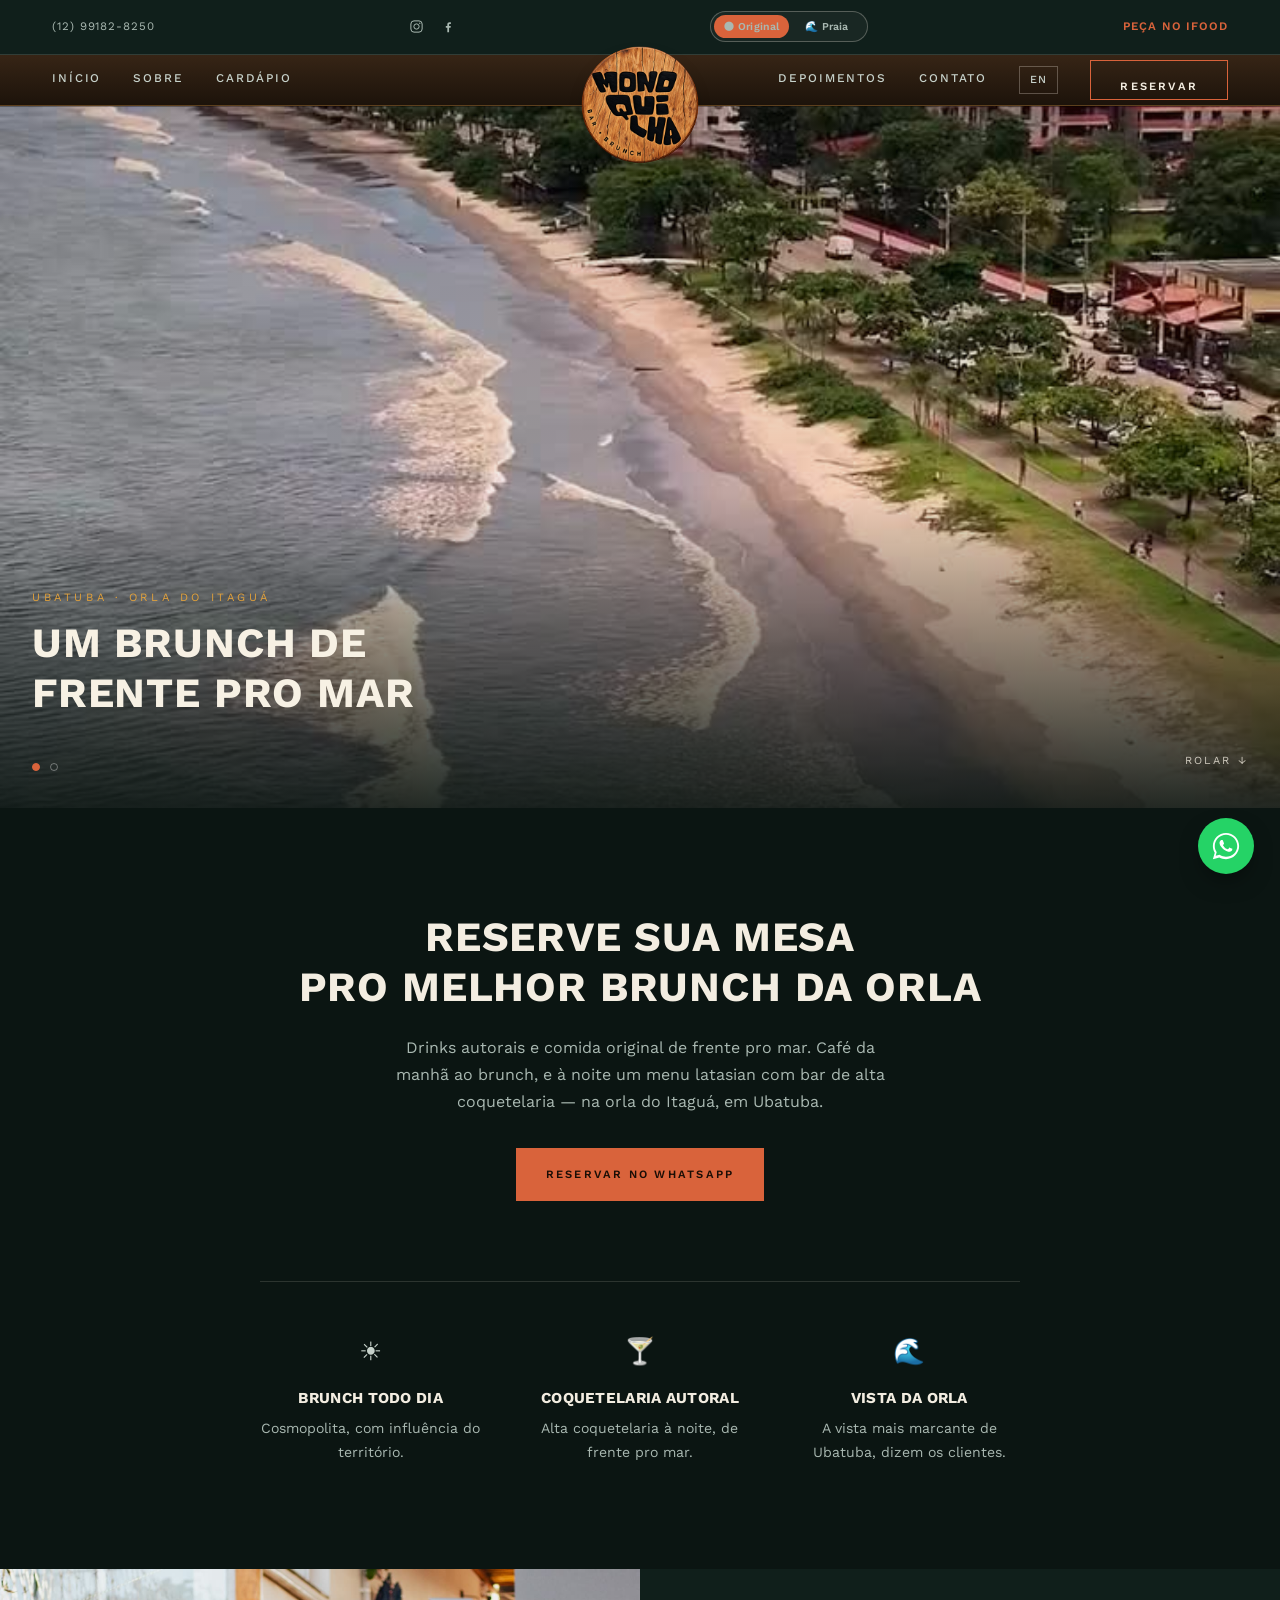
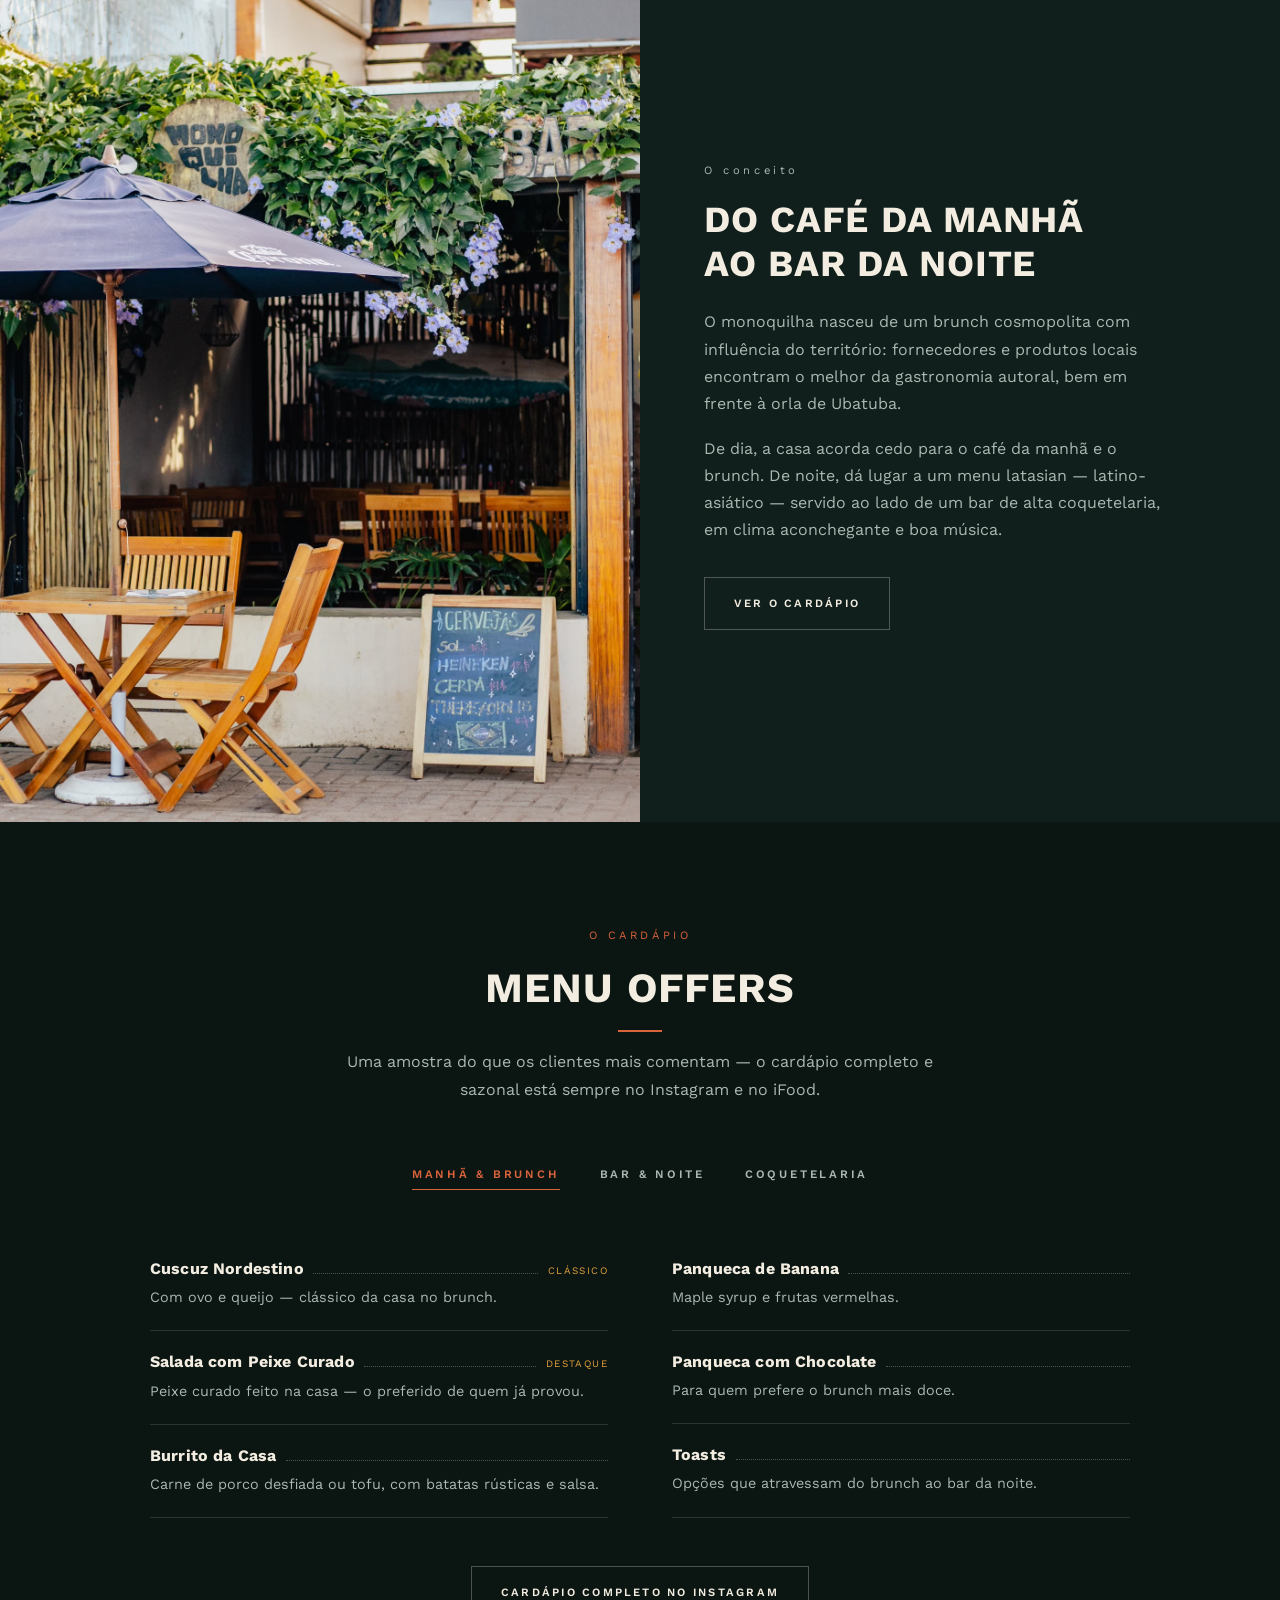
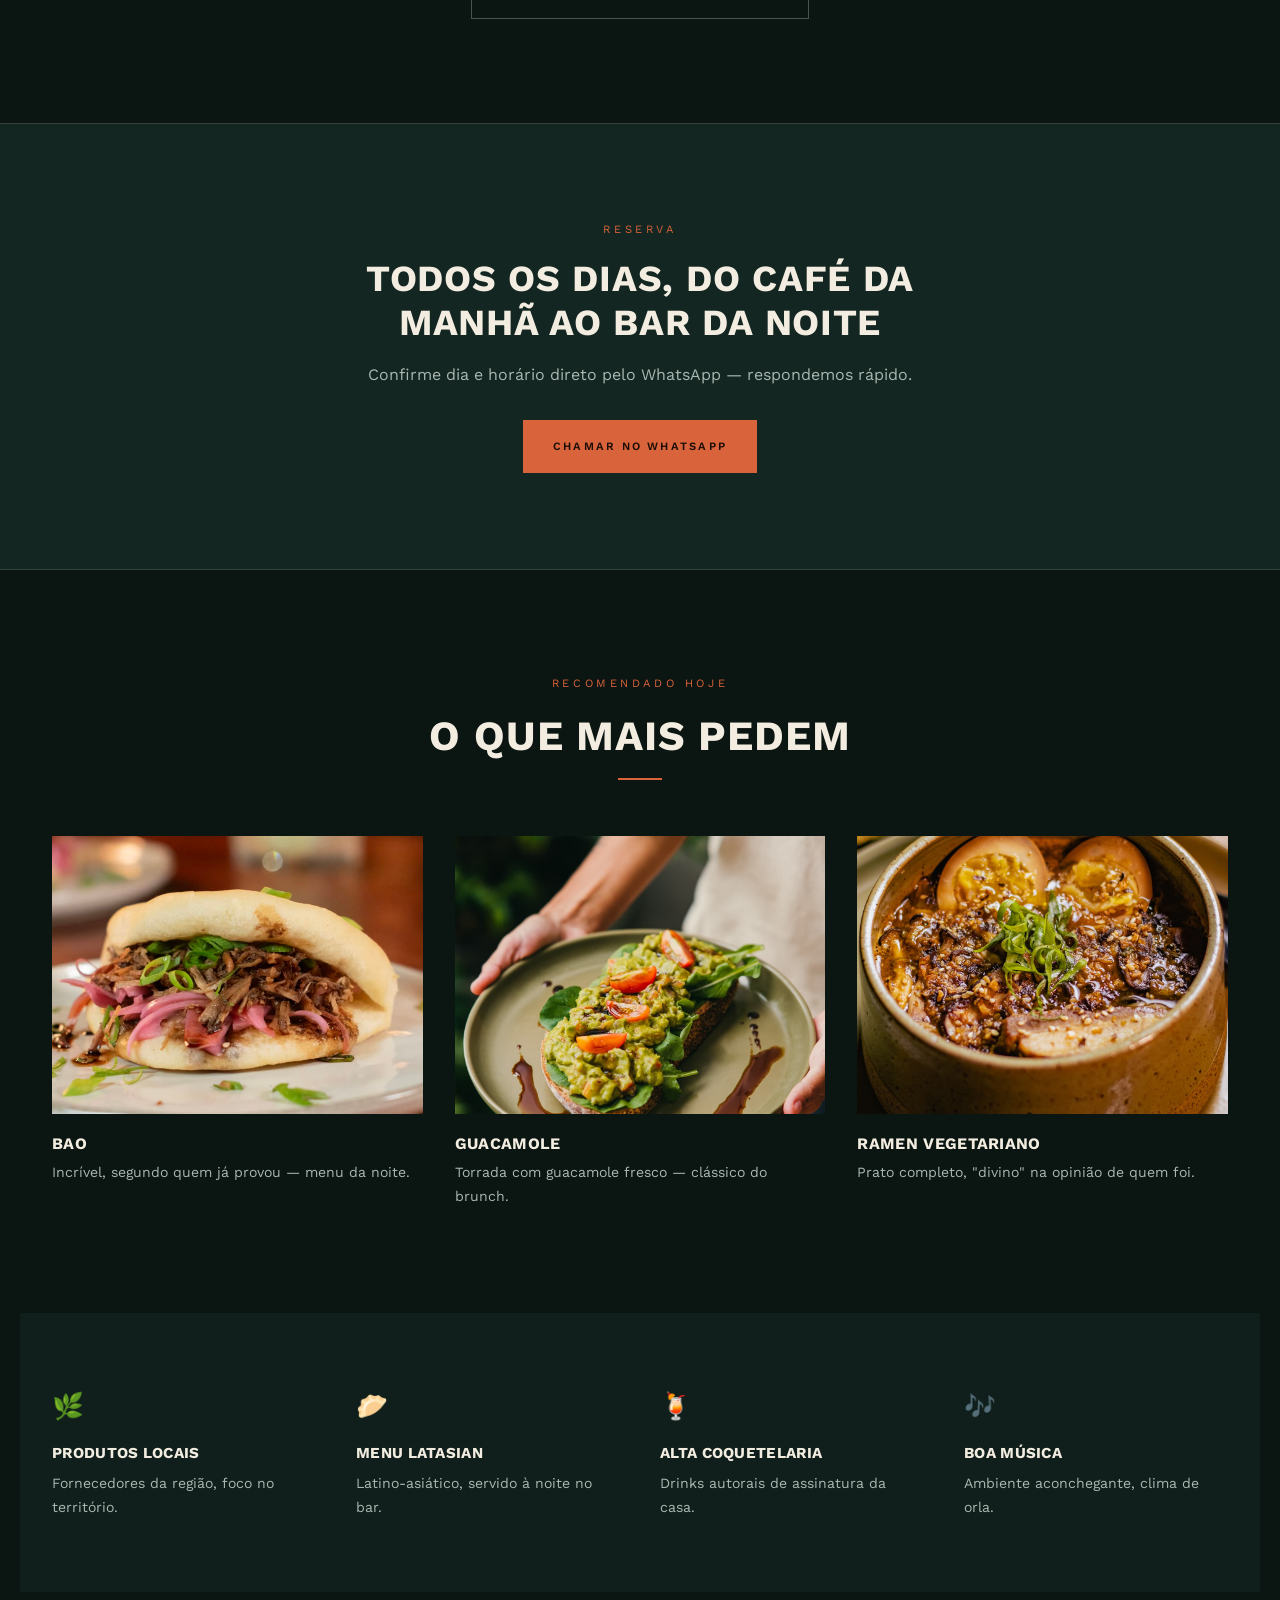
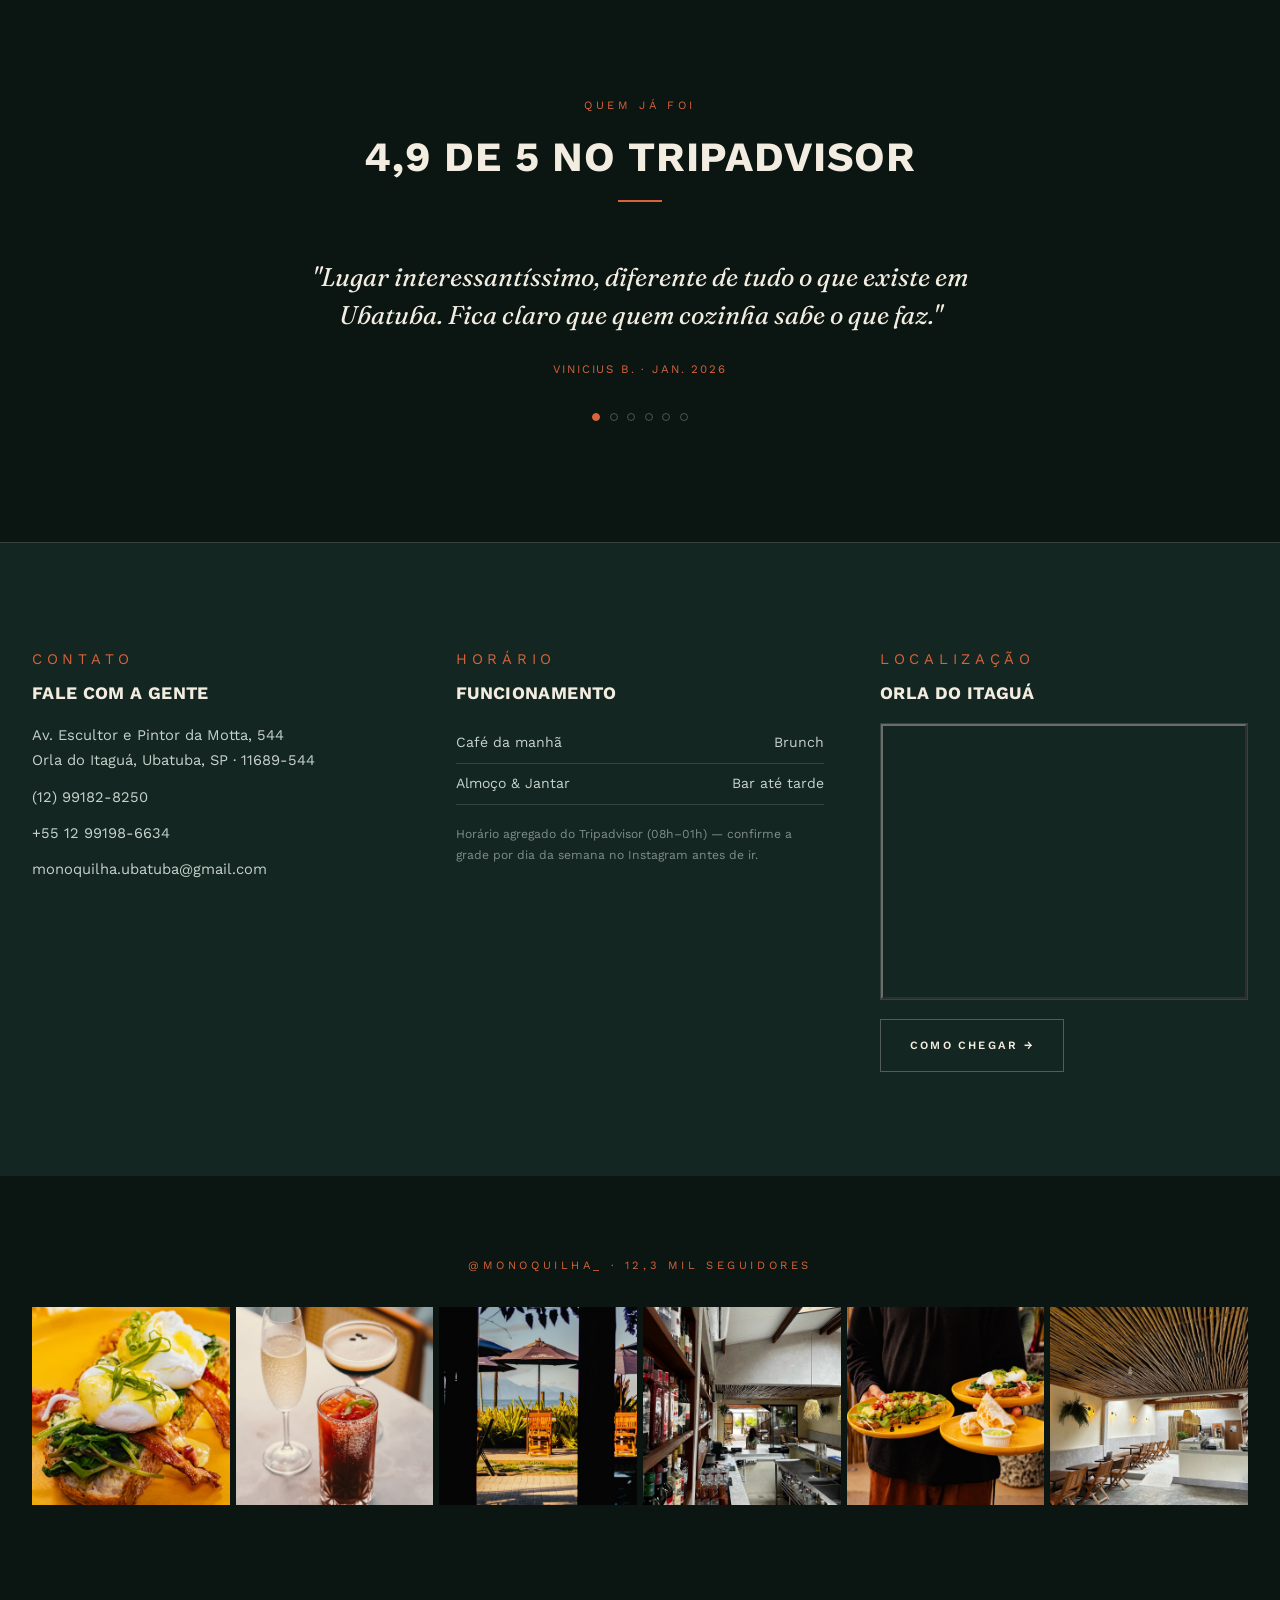
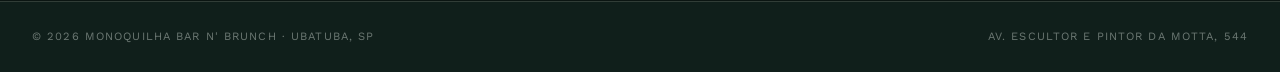
<file: index.html>
<!DOCTYPE html>
<html lang="pt-BR">
<head>
  <meta charset="UTF-8" />
  <meta name="viewport" content="width=device-width, initial-scale=1.0" />
  <script>
    (function () {
      try {
        if (localStorage.getItem("monoquilha-theme") === "praia") {
          document.documentElement.setAttribute("data-theme", "praia");
        }
      } catch (e) {}
    })();
  </script>
  <title>Monoquilha Bar n' Brunch — Orla do Itaguá, Ubatuba</title>
  <meta name="description" content="Brunch cosmopolita com alma de surfe e bar de alta coquetelaria, de frente pro mar na orla do Itaguá, Ubatuba." />
  <link rel="alternate" hreflang="pt-BR" href="https://camilo-hikage.github.io/monoquilha-site/" />
  <link rel="alternate" hreflang="en" href="https://camilo-hikage.github.io/monoquilha-site/en/" />
  <link rel="alternate" hreflang="x-default" href="https://camilo-hikage.github.io/monoquilha-site/" />

  <link rel="preconnect" href="https://fonts.googleapis.com" />
  <link rel="preconnect" href="https://fonts.gstatic.com" crossorigin />
  <link
    href="https://fonts.googleapis.com/css2?family=Fraunces:ital,opsz,wght@0,9..144,500;1,9..144,500&family=Work+Sans:wght@400;500;600;700&display=swap"
    rel="stylesheet"
  />
  <link rel="stylesheet" href="assets/styles.css" />
</head>
<body>
  <!-- ============ BARRA UTILITÁRIA ============ -->
  <div class="topbar">
    <div class="topbar-inner">
      <a href="tel:+5512991828250">(12) 99182-8250</a>
      <div class="topbar-social" aria-label="Redes sociais">
        <a href="https://www.instagram.com/monoquilha_/" target="_blank" rel="noreferrer" aria-label="Instagram">
          <svg viewBox="0 0 24 24" fill="none" xmlns="http://www.w3.org/2000/svg" aria-hidden="true">
            <rect x="3" y="3" width="18" height="18" rx="5" stroke="currentColor" stroke-width="1.6"/>
            <circle cx="12" cy="12" r="4.2" stroke="currentColor" stroke-width="1.6"/>
            <circle cx="17.3" cy="6.7" r="1.1" fill="currentColor"/>
          </svg>
        </a>
        <a href="https://www.facebook.com/p/Monoquilha-Bar-n-Brunch-61554758878935/" target="_blank" rel="noreferrer" aria-label="Facebook">
          <svg viewBox="0 0 24 24" fill="none" xmlns="http://www.w3.org/2000/svg" aria-hidden="true">
            <path d="M14.5 21v-7.2h2.4l.4-2.8h-2.8V9.2c0-.8.2-1.4 1.4-1.4h1.5V5.3c-.3 0-1.1-.1-2.1-.1-2.1 0-3.6 1.3-3.6 3.7v2.1H9.3v2.8h2.4V21h2.8z" fill="currentColor"/>
          </svg>
        </a>
      </div>
      <button class="theme-toggle" type="button" data-theme-toggle aria-pressed="false" aria-label="Alternar entre o tema Original e o tema Praia">
        <span class="theme-toggle-thumb" aria-hidden="true"></span>
        <span class="theme-toggle-option">🌑 Original</span>
        <span class="theme-toggle-option">🌊 Praia</span>
      </button>
      <a href="https://www.ifood.com.br/delivery/ubatuba-sp/monoquilha-bar-n-brunch-barra-da-lagoa/eabce545-0540-4869-bd5b-27e5ad5f8ed8" class="topbar-cta" target="_blank" rel="noreferrer">Peça no iFood</a>
    </div>
  </div>

  <!-- ============ HEADER ============ -->
  <header class="site-header" id="header">
    <div class="header-inner">
      <nav class="nav nav-left" aria-label="Principal">
        <a href="#top">Início</a>
        <a href="#sobre">Sobre</a>
        <a href="#menu">Cardápio</a>
      </nav>

      <a href="#top" class="brand" aria-label="Monoquilha — início">
        <img class="brand-logo" src="assets/logo.png" alt="Monoquilha Bar &amp; Brunch" width="320" height="320" />
      </a>

      <nav class="nav nav-right" aria-label="Ações">
        <a href="#depoimentos">Depoimentos</a>
        <a href="#contato">Contato</a>
        <a href="en/index.html" class="lang-switch" hreflang="en" aria-label="Switch to English">EN</a>
        <a href="https://wa.me/5512991828250" class="btn btn-ghost" target="_blank" rel="noreferrer">Reservar</a>
      </nav>

      <button class="nav-toggle" id="navToggle" aria-label="Abrir menu" aria-expanded="false">
        <span></span><span></span><span></span>
      </button>
    </div>
  </header>

  <main id="top">
    <!-- ============ HERO (carrossel) ============ -->
    <section class="hero" id="heroCarousel">
      <div class="hero-slide is-active">
        <video
          class="hero-bg"
          src="assets/video/orla.mp4"
          poster="assets/video/orla-poster.jpg"
          autoplay
          muted
          loop
          playsinline
          preload="auto"
          aria-hidden="true"
        ></video>
      </div>
      <div class="hero-slide">
        <video
          class="hero-bg"
          src="assets/video/pancake.mp4"
          poster="assets/video/pancake-poster.jpg"
          muted
          loop
          playsinline
          preload="none"
          aria-hidden="true"
        ></video>
      </div>

      <div class="hero-scrim" aria-hidden="true"></div>

      <div class="hero-phrase is-active">
        <p class="eyebrow">Ubatuba · Orla do Itaguá</p>
        <h1>Um brunch de<br />frente pro mar</h1>
      </div>
      <div class="hero-phrase">
        <p class="eyebrow">Menu autoral</p>
        <h1>Sabores que a<br />gente não esquece</h1>
      </div>

      <div class="hero-caption">
        <span class="scroll-cue" aria-hidden="true">rolar ↓</span>
      </div>

      <div class="hero-dots" role="tablist" aria-label="Destaques">
        <button aria-selected="true" data-go="0" aria-label="Destaque 1"></button>
        <button aria-selected="false" data-go="1" aria-label="Destaque 2"></button>
      </div>
    </section>

    <!-- ============ RESERVE ============ -->
    <section class="section intro" id="reservar-intro">
      <div class="intro-inner">
        <h2 class="reveal">Reserve sua mesa<br />pro melhor brunch da orla</h2>
        <p class="lead reveal">
          Drinks autorais e comida original de frente pro mar. Café da manhã ao
          brunch, e à noite um menu latasian com bar de alta coquetelaria — na
          orla do Itaguá, em Ubatuba.
        </p>
        <div class="hero-actions reveal">
          <a href="https://wa.me/5512991828250" class="btn btn-solid" target="_blank" rel="noreferrer">Reservar no WhatsApp</a>
        </div>

        <div class="feature-row reveal">
          <div class="feature">
            <span class="feature-icon" aria-hidden="true">☀</span>
            <h3>Brunch todo dia</h3>
            <p>Cosmopolita, com influência do território.</p>
          </div>
          <div class="feature">
            <span class="feature-icon" aria-hidden="true">🍸</span>
            <h3>Coquetelaria autoral</h3>
            <p>Alta coquetelaria à noite, de frente pro mar.</p>
          </div>
          <div class="feature">
            <span class="feature-icon" aria-hidden="true">🌊</span>
            <h3>Vista da orla</h3>
            <p>A vista mais marcante de Ubatuba, dizem os clientes.</p>
          </div>
        </div>
      </div>
    </section>

    <!-- ============ SOBRE ============ -->
    <section class="split-section" id="sobre">
      <figure class="split-media reveal">
        <img src="assets/img/sobre-salao.jpg" alt="Fachada do monoquilha, com o letreiro na entrada tomada por trepadeiras" loading="lazy" />
      </figure>
      <div class="split-copy reveal">
        <p class="eyebrow">O conceito</p>
        <h2>Do café da manhã<br />ao bar da noite</h2>
        <p>
          O monoquilha nasceu de um brunch cosmopolita com influência do
          território: fornecedores e produtos locais encontram o melhor da
          gastronomia autoral, bem em frente à orla de Ubatuba.
        </p>
        <p>
          De dia, a casa acorda cedo para o café da manhã e o brunch. De noite,
          dá lugar a um menu latasian — latino-asiático — servido ao lado de um
          bar de alta coquetelaria, em clima aconchegante e boa música.
        </p>
        <a href="#menu" class="btn btn-line">Ver o cardápio</a>
      </div>
    </section>

    <!-- ============ MENU ============ -->
    <section class="section menu" id="menu">
      <div class="section-head reveal">
        <p class="eyebrow">O cardápio</p>
        <h2>Menu offers</h2>
        <p class="sub">Uma amostra do que os clientes mais comentam — o cardápio completo e sazonal está sempre no Instagram e no iFood.</p>
      </div>

      <div class="menu-tabs reveal" role="tablist" aria-label="Categorias do cardápio">
        <button role="tab" aria-selected="true" data-tab="am">Manhã &amp; Brunch</button>
        <button role="tab" aria-selected="false" data-tab="pm">Bar &amp; Noite</button>
        <button role="tab" aria-selected="false" data-tab="drinks">Coquetelaria</button>
      </div>

      <div class="menu-panels reveal">
        <div class="menu-panel is-active" data-panel="am">
          <div class="menu-col">
            <article class="menu-item">
              <div class="mi-head"><h3>Cuscuz Nordestino</h3><span class="dots"></span><span class="tag">clássico</span></div>
              <p>Com ovo e queijo — clássico da casa no brunch.</p>
            </article>
            <article class="menu-item">
              <div class="mi-head"><h3>Salada com Peixe Curado</h3><span class="dots"></span><span class="tag">destaque</span></div>
              <p>Peixe curado feito na casa — o preferido de quem já provou.</p>
            </article>
            <article class="menu-item">
              <div class="mi-head"><h3>Burrito da Casa</h3><span class="dots"></span></div>
              <p>Carne de porco desfiada ou tofu, com batatas rústicas e salsa.</p>
            </article>
          </div>
          <div class="menu-col">
            <article class="menu-item">
              <div class="mi-head"><h3>Panqueca de Banana</h3><span class="dots"></span></div>
              <p>Maple syrup e frutas vermelhas.</p>
            </article>
            <article class="menu-item">
              <div class="mi-head"><h3>Panqueca com Chocolate</h3><span class="dots"></span></div>
              <p>Para quem prefere o brunch mais doce.</p>
            </article>
            <article class="menu-item">
              <div class="mi-head"><h3>Toasts</h3><span class="dots"></span></div>
              <p>Opções que atravessam do brunch ao bar da noite.</p>
            </article>
          </div>
        </div>

        <div class="menu-panel" data-panel="pm">
          <div class="menu-col">
            <article class="menu-item">
              <div class="mi-head"><h3>Bao</h3><span class="dots"></span><span class="tag">latasian</span></div>
              <p>Pão vaporizado no estilo latasian — latino-asiático.</p>
            </article>
            <article class="menu-item">
              <div class="mi-head"><h3>Dumplings</h3><span class="dots"></span></div>
              <p>Versão vegetariana, entre as entradas mais pedidas.</p>
            </article>
          </div>
          <div class="menu-col">
            <article class="menu-item">
              <div class="mi-head"><h3>Ramen Vegetariano</h3><span class="dots"></span><span class="tag">destaque</span></div>
              <p>Prato completo do menu da noite.</p>
            </article>
            <article class="menu-item">
              <div class="mi-head"><h3>Burrito de Porco</h3><span class="dots"></span></div>
              <p>Carne desfiada, batatas rústicas e salsa da casa.</p>
            </article>
          </div>
        </div>

        <div class="menu-panel" data-panel="drinks">
          <div class="menu-col">
            <article class="menu-item">
              <div class="mi-head"><h3>Coquetéis autorais</h3><span class="dots"></span></div>
              <p>Assinatura da casa, para quem quer experimentar algo novo.</p>
            </article>
            <article class="menu-item">
              <div class="mi-head"><h3>Clássicos bem-feitos</h3><span class="dots"></span></div>
              <p>Os favoritos de sempre, na medida certa.</p>
            </article>
          </div>
          <div class="menu-col">
            <article class="menu-item">
              <div class="mi-head"><h3>Vinhos e espumantes</h3><span class="dots"></span></div>
              <p>Seleção para acompanhar o pôr do sol na orla.</p>
            </article>
          </div>
        </div>
      </div>

      <div class="menu-cta reveal">
        <a href="https://www.instagram.com/monoquilha_/" class="btn btn-line" target="_blank" rel="noreferrer">Cardápio completo no Instagram</a>
      </div>
    </section>

    <!-- ============ RESERVA (painel escuro) ============ -->
    <section class="reserve-panel" id="reserva">
      <div class="reserve-inner">
        <p class="eyebrow">Reserva</p>
        <h2>Todos os dias, do café da manhã ao bar da noite</h2>
        <p class="sub">Confirme dia e horário direto pelo WhatsApp — respondemos rápido.</p>
        <a href="https://wa.me/5512991828250?text=Ol%C3%A1!%20Gostaria%20de%20reservar%20uma%20mesa%20no%20monoquilha." class="btn btn-solid" target="_blank" rel="noreferrer">Chamar no WhatsApp</a>
      </div>
    </section>

    <!-- ============ RECOMENDADO ============ -->
    <section class="section recomendado">
      <div class="section-head reveal">
        <p class="eyebrow">Recomendado hoje</p>
        <h2>O que mais pedem</h2>
      </div>
      <div class="rec-grid reveal">
        <article class="rec-card">
          <div class="rec-media">
            <img src="assets/img/rec-bao.jpg" alt="Bao com carne desfiada, cebola roxa em conserva e cebolinha" loading="lazy" />
          </div>
          <h3>Bao</h3>
          <p>Incrível, segundo quem já provou — menu da noite.</p>
        </article>
        <article class="rec-card">
          <div class="rec-media">
            <img src="assets/img/rec-guaca.jpg" alt="Torrada com guacamole, tomate cereja e rúcula" loading="lazy" />
          </div>
          <h3>Guacamole</h3>
          <p>Torrada com guacamole fresco — clássico do brunch.</p>
        </article>
        <article class="rec-card">
          <div class="rec-media">
            <img src="assets/img/rec-ramen.jpg" alt="Ramen com ovo, cogumelos e cebolinha" loading="lazy" />
          </div>
          <h3>Ramen Vegetariano</h3>
          <p>Prato completo, "divino" na opinião de quem foi.</p>
        </article>
      </div>
    </section>

    <!-- ============ DIFERENCIAIS ============ -->
    <section class="feature-strip">
      <div class="fs-item reveal">
        <span class="feature-icon" aria-hidden="true">🌿</span>
        <h3>Produtos locais</h3>
        <p>Fornecedores da região, foco no território.</p>
      </div>
      <div class="fs-item reveal">
        <span class="feature-icon" aria-hidden="true">🥟</span>
        <h3>Menu latasian</h3>
        <p>Latino-asiático, servido à noite no bar.</p>
      </div>
      <div class="fs-item reveal">
        <span class="feature-icon" aria-hidden="true">🍹</span>
        <h3>Alta coquetelaria</h3>
        <p>Drinks autorais de assinatura da casa.</p>
      </div>
      <div class="fs-item reveal">
        <span class="feature-icon" aria-hidden="true">🎶</span>
        <h3>Boa música</h3>
        <p>Ambiente aconchegante, clima de orla.</p>
      </div>
    </section>

    <!-- ============ DEPOIMENTOS ============ -->
    <section class="testi-section" id="depoimentos">
      <div class="section-head reveal">
        <p class="eyebrow">Quem já foi</p>
        <h2>4,9 de 5 no Tripadvisor</h2>
      </div>
      <div class="testi-slider reveal" id="testiSlider" data-dot-label="Depoimento">
        <div class="testi-track">
          <blockquote class="t-item is-active">
            <p>"Lugar interessantíssimo, diferente de tudo o que existe em Ubatuba. Fica claro que quem cozinha sabe o que faz."</p>
            <cite>Vinicius B. · jan. 2026</cite>
          </blockquote>
          <blockquote class="t-item">
            <p>"Ambiente muito agradável, música de boa qualidade e decoração bonita. Pedi um ramen vegetariano divino."</p>
            <cite>Karina · set. 2025</cite>
          </blockquote>
          <blockquote class="t-item">
            <p>"Local charmoso e acolhedor. Fomos atendidos com naturalidade e a comida estava excelente."</p>
            <cite>Renato F. · dez. 2023</cite>
          </blockquote>
          <blockquote class="t-item">
            <p>"Belo brunch, com a vista mais marcante da orla de Ubatuba. Atendimento incrível."</p>
            <cite>Duane F. · dez. 2023</cite>
          </blockquote>
          <blockquote class="t-item">
            <p>"O lugar é lindo, bem em frente ao mar. Ótimos drinks, porções saborosas e bom atendimento."</p>
            <cite>Aruana A. · nov. 2023</cite>
          </blockquote>
          <blockquote class="t-item">
            <p>"Lugar lindo, comida perfeita. Bao é incrível, burrito de tofu, toasts… e à noite tem ótimos drinks."</p>
            <cite>Adriana L. · dez. 2023</cite>
          </blockquote>
        </div>
        <div class="testi-dots" role="tablist" aria-label="Depoimentos"></div>
      </div>
    </section>

    <!-- ============ CONTATO / LOCALIZAÇÃO ============ -->
    <section class="contact-section" id="contato">
      <div class="contact-grid">
        <div class="contact-col reveal">
          <p class="eyebrow">Contato</p>
          <h3>Fale com a gente</h3>
          <p>Av. Escultor e Pintor da Motta, 544<br />Orla do Itaguá, Ubatuba, SP · 11689-544</p>
          <p><a href="https://wa.me/5512991828250" target="_blank" rel="noreferrer">(12) 99182-8250</a></p>
          <p><a href="tel:+551291986634">+55 12 99198-6634</a></p>
          <p><a href="mailto:monoquilha.ubatuba@gmail.com">monoquilha.ubatuba@gmail.com</a></p>
        </div>
        <div class="contact-col reveal">
          <p class="eyebrow">Horário</p>
          <h3>Funcionamento</h3>
          <ul class="hours">
            <li><span>Café da manhã</span><span>Brunch</span></li>
            <li><span>Almoço &amp; Jantar</span><span>Bar até tarde</span></li>
          </ul>
          <p class="fine-print">Horário agregado do Tripadvisor (08h–01h) — confirme a grade por dia da semana no Instagram antes de ir.</p>
        </div>
        <div class="contact-col reveal">
          <p class="eyebrow">Localização</p>
          <h3>Orla do Itaguá</h3>
          <figure class="map-media">
            <iframe
              title="Mapa — Monoquilha Bar n' Brunch, Ubatuba"
              src="https://www.google.com/maps?q=Monoquilha+Bar+n+Brunch,+Avenida+Escultor+e+Pintor+da+Motta,+544,+Ubatuba,+SP&output=embed"
              loading="lazy"
              referrerpolicy="no-referrer-when-downgrade"
            ></iframe>
          </figure>
          <a
            href="https://www.google.com/maps/search/?api=1&query=Monoquilha+Bar+n+Brunch+Ubatuba"
            class="btn btn-line"
            target="_blank"
            rel="noreferrer"
          >Como chegar →</a>
        </div>
      </div>
    </section>

    <!-- ============ INSTAGRAM ============ -->
    <section class="insta-strip">
      <p class="eyebrow">@monoquilha_ · 12,3 mil seguidores</p>
      <div class="insta-grid">
        <a class="insta-item" href="https://www.instagram.com/monoquilha_/" target="_blank" rel="noreferrer">
          <img src="assets/img/insta-brunch.jpg" alt="Ovos beneditinos com bacon, no brunch" loading="lazy" />
        </a>
        <a class="insta-item" href="https://www.instagram.com/monoquilha_/" target="_blank" rel="noreferrer">
          <img src="assets/img/insta-drinks.jpg" alt="Espumante, espresso martini e drink com groselha" loading="lazy" />
        </a>
        <a class="insta-item" href="https://www.instagram.com/monoquilha_/" target="_blank" rel="noreferrer">
          <img src="assets/img/insta-orla.jpg" alt="Vista da orla e do mar pela entrada do monoquilha" loading="lazy" />
        </a>
        <a class="insta-item" href="https://www.instagram.com/monoquilha_/" target="_blank" rel="noreferrer">
          <img src="assets/img/insta-bar.jpg" alt="Bar com garrafas e taças, vista pra área externa" loading="lazy" />
        </a>
        <a class="insta-item" href="https://www.instagram.com/monoquilha_/" target="_blank" rel="noreferrer">
          <img src="assets/img/insta-pratos.jpg" alt="Pratos do brunch: toast, ovos beneditinos e burritos" loading="lazy" />
        </a>
        <a class="insta-item" href="https://www.instagram.com/monoquilha_/" target="_blank" rel="noreferrer">
          <img src="assets/img/insta-salao.jpg" alt="Salão com mesas de madeira e teto de bambu" loading="lazy" />
        </a>
      </div>
    </section>
  </main>

  <!-- ============ FOOTER ============ -->
  <footer class="site-footer">
    <div class="footer-bottom">
      <span>© <span id="year"></span> Monoquilha Bar n' Brunch · Ubatuba, SP</span>
      <span>Av. Escultor e Pintor da Motta, 544</span>
    </div>
  </footer>

  <a href="https://wa.me/5512991828250" class="whatsapp-fab" target="_blank" rel="noreferrer" aria-label="Chamar no WhatsApp">
    <svg viewBox="0 0 32 32" fill="currentColor" aria-hidden="true"><path d="M16 2C8.3 2 2 8.3 2 16c0 2.6.7 5.1 2 7.3L2 30l6.9-1.8c2.1 1.2 4.5 1.8 7.1 1.8 7.7 0 14-6.3 14-14S23.7 2 16 2zm0 25.5c-2.3 0-4.5-.6-6.4-1.8l-.5-.3-4.1 1.1 1.1-4-.3-.5C4.6 20.2 4 18.1 4 16 4 9.4 9.4 4 16 4s12 5.4 12 12-5.4 11.5-12 11.5zm6.4-8.6c-.3-.2-2-1-2.3-1.1-.3-.1-.5-.2-.8.2-.2.3-.9 1.1-1.1 1.3-.2.2-.4.2-.7.1-.3-.2-1.4-.5-2.7-1.6-1-.9-1.7-2-1.9-2.3-.2-.3 0-.5.1-.7.2-.2.3-.4.5-.6.2-.2.2-.4.3-.6.1-.2 0-.5 0-.7-.1-.2-.8-2-1.1-2.7-.3-.7-.6-.6-.8-.6h-.7c-.2 0-.6.1-.9.4-.3.3-1.2 1.2-1.2 2.8s1.2 3.3 1.4 3.5c.2.2 2.4 3.6 5.7 5 .8.3 1.4.5 1.9.7.8.2 1.5.2 2.1.1.6-.1 2-.8 2.3-1.6.3-.8.3-1.4.2-1.6-.1-.1-.3-.2-.6-.4z"/></svg>
  </a>

  <script src="assets/script.js"></script>
</body>
</html>
</file>
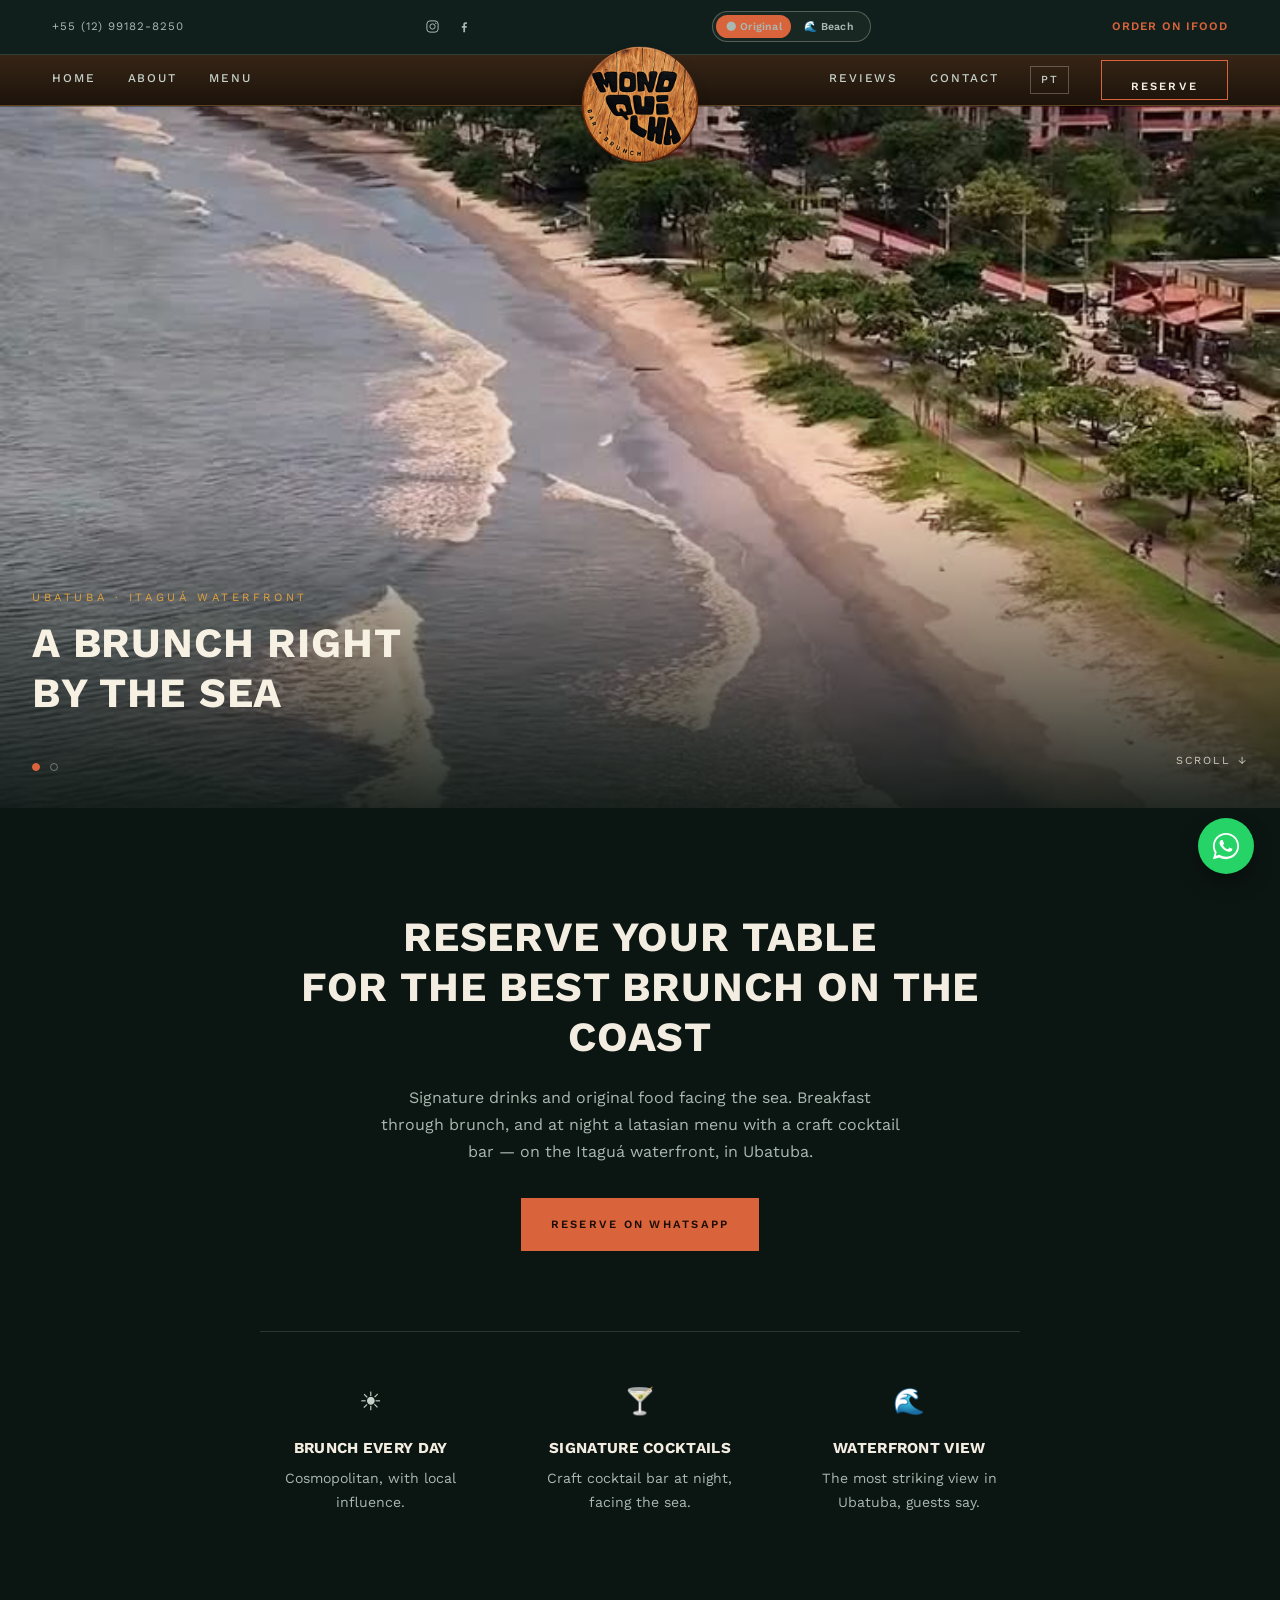
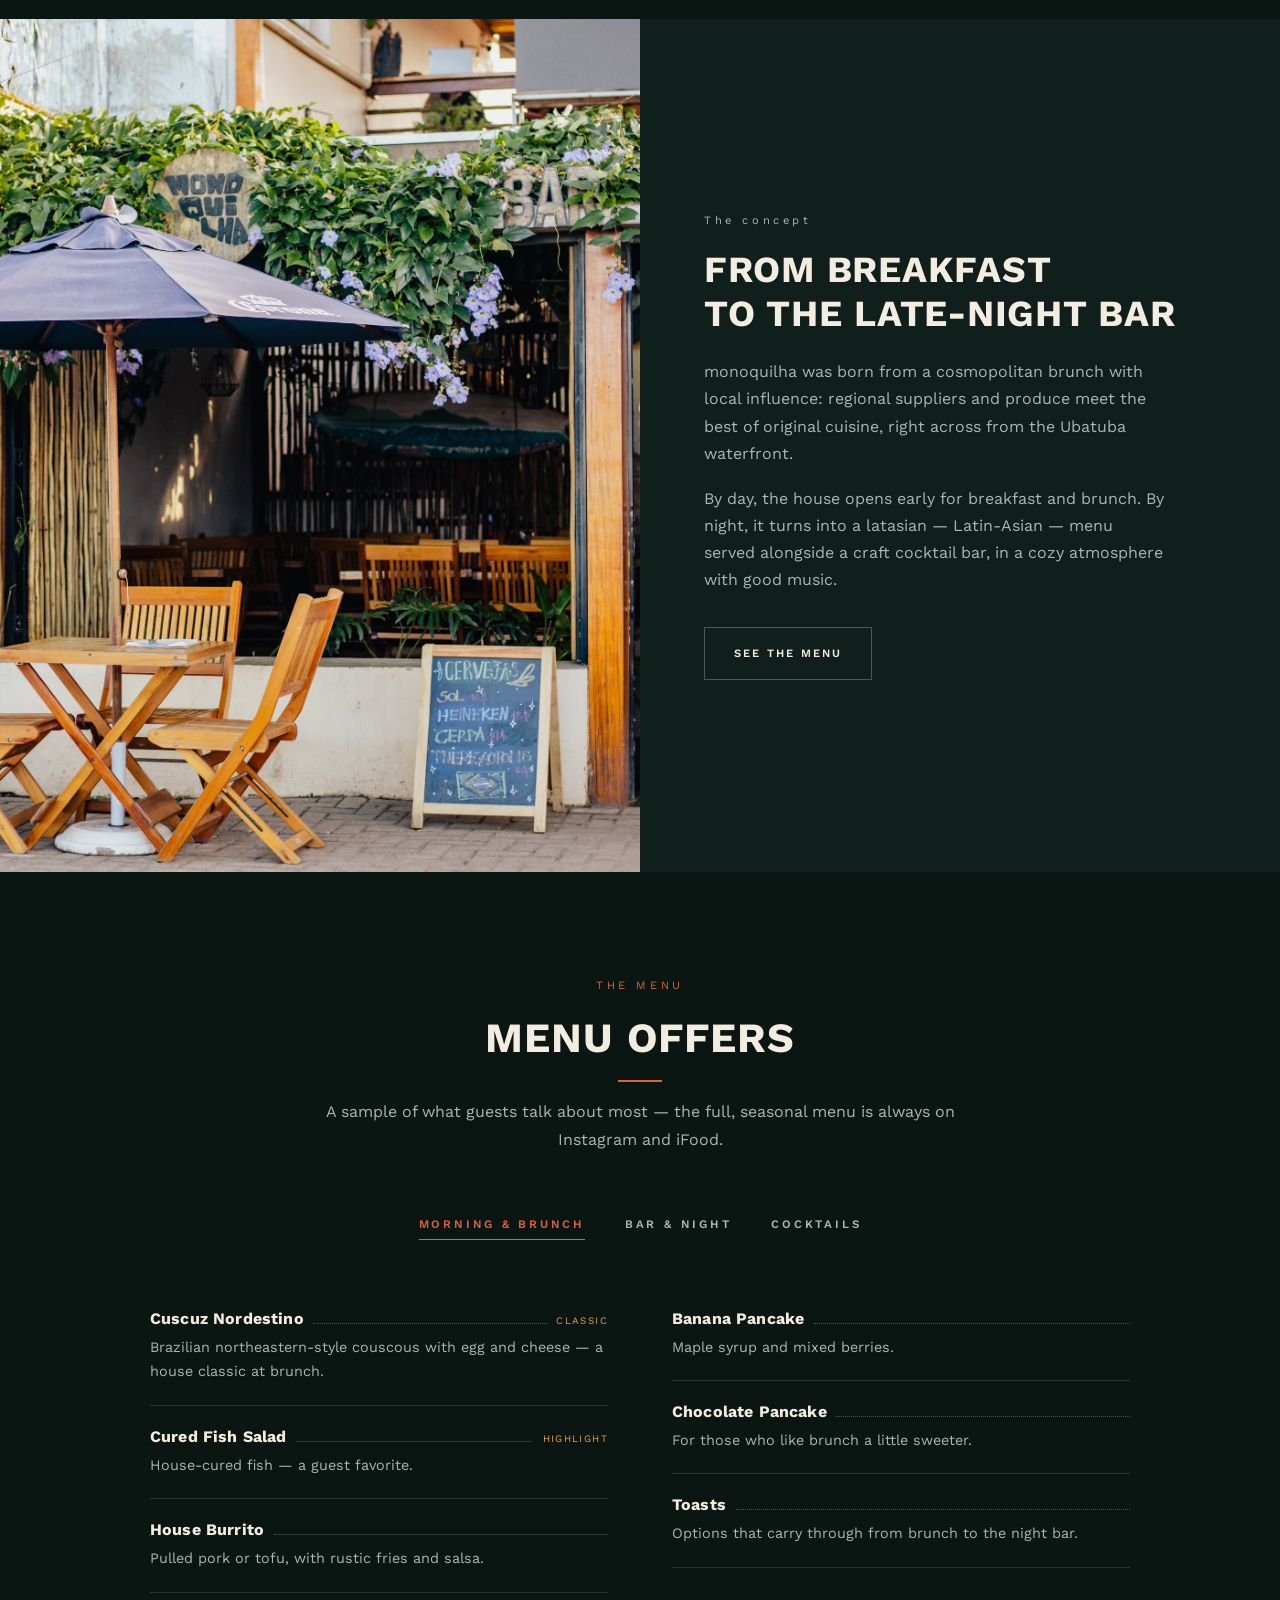
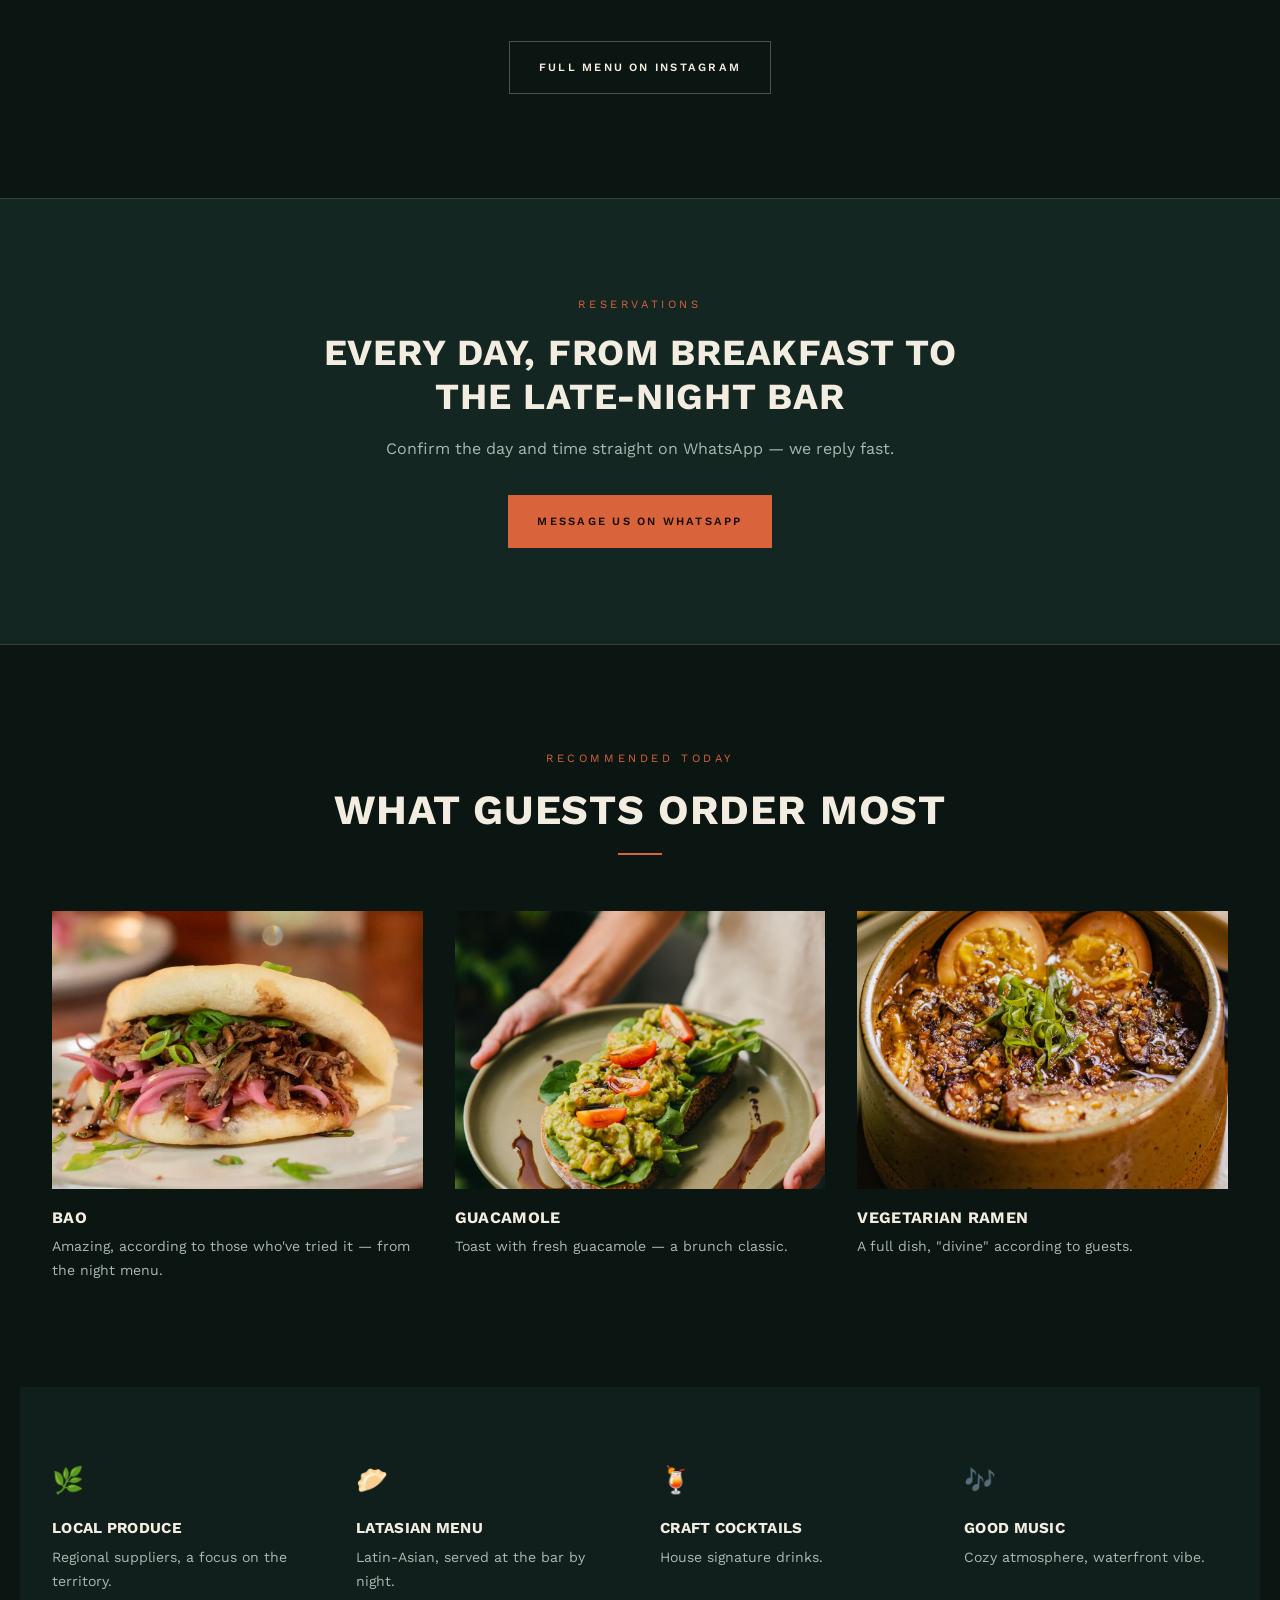
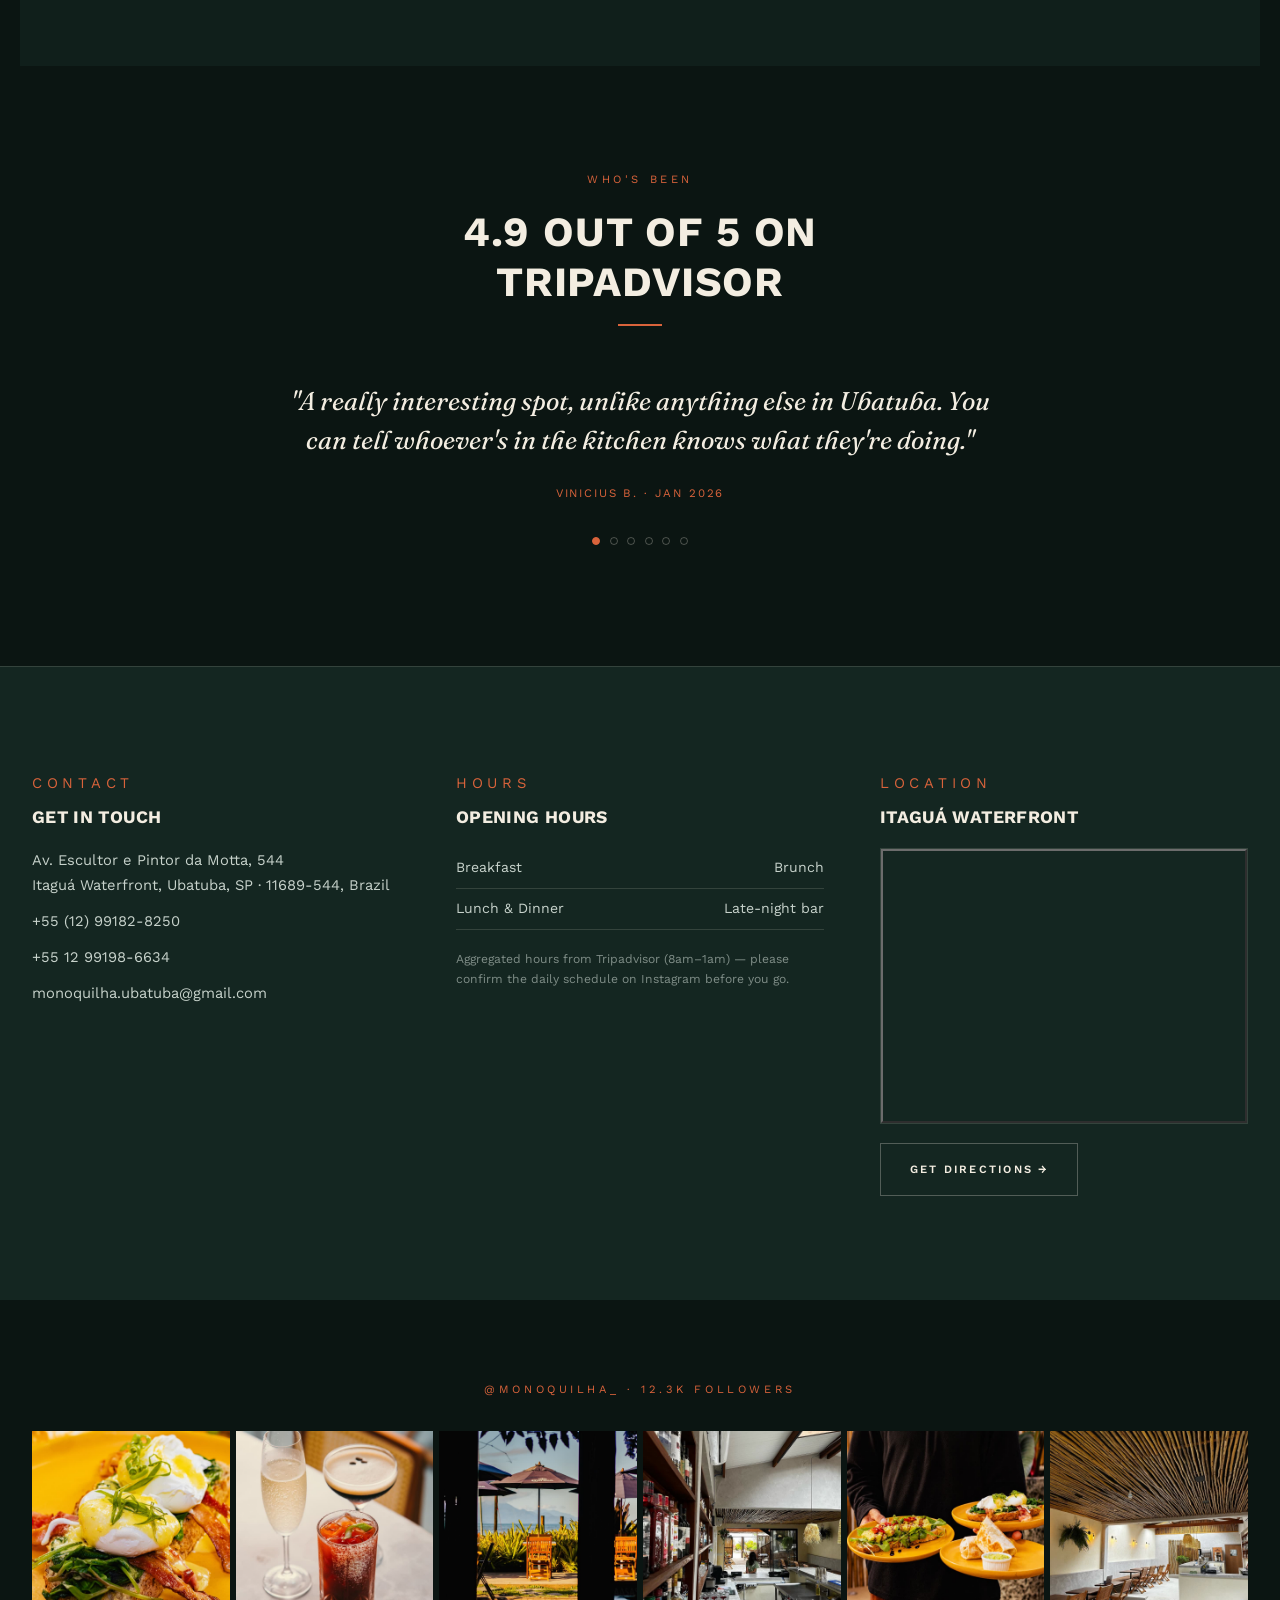
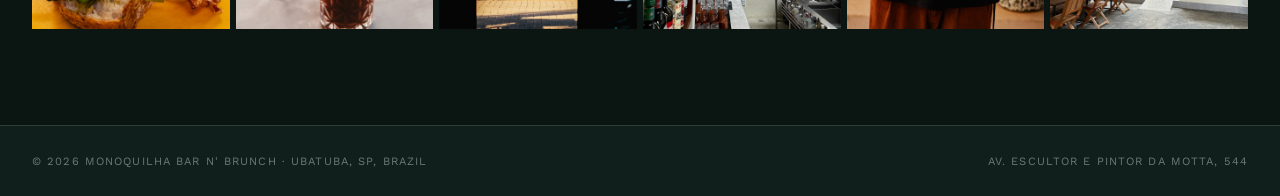
<file: en/index.html>
<!DOCTYPE html>
<html lang="en">
<head>
  <meta charset="UTF-8" />
  <meta name="viewport" content="width=device-width, initial-scale=1.0" />
  <script>
    (function () {
      try {
        if (localStorage.getItem("monoquilha-theme") === "praia") {
          document.documentElement.setAttribute("data-theme", "praia");
        }
      } catch (e) {}
    })();
  </script>
  <title>Monoquilha Bar n' Brunch — Itaguá Waterfront, Ubatuba</title>
  <meta name="description" content="Cosmopolitan brunch with surf soul and a craft cocktail bar, right on the waterfront in Itaguá, Ubatuba, Brazil." />
  <link rel="alternate" hreflang="pt-BR" href="https://camilo-hikage.github.io/monoquilha-site/" />
  <link rel="alternate" hreflang="en" href="https://camilo-hikage.github.io/monoquilha-site/en/" />
  <link rel="alternate" hreflang="x-default" href="https://camilo-hikage.github.io/monoquilha-site/" />

  <link rel="preconnect" href="https://fonts.googleapis.com" />
  <link rel="preconnect" href="https://fonts.gstatic.com" crossorigin />
  <link
    href="https://fonts.googleapis.com/css2?family=Fraunces:ital,opsz,wght@0,9..144,500;1,9..144,500&family=Work+Sans:wght@400;500;600;700&display=swap"
    rel="stylesheet"
  />
  <link rel="stylesheet" href="../assets/styles.css" />
</head>
<body>
  <!-- ============ TOP BAR ============ -->
  <div class="topbar">
    <div class="topbar-inner">
      <a href="tel:+5512991828250">+55 (12) 99182-8250</a>
      <div class="topbar-social" aria-label="Social media">
        <a href="https://www.instagram.com/monoquilha_/" target="_blank" rel="noreferrer" aria-label="Instagram">
          <svg viewBox="0 0 24 24" fill="none" xmlns="http://www.w3.org/2000/svg" aria-hidden="true">
            <rect x="3" y="3" width="18" height="18" rx="5" stroke="currentColor" stroke-width="1.6"/>
            <circle cx="12" cy="12" r="4.2" stroke="currentColor" stroke-width="1.6"/>
            <circle cx="17.3" cy="6.7" r="1.1" fill="currentColor"/>
          </svg>
        </a>
        <a href="https://www.facebook.com/p/Monoquilha-Bar-n-Brunch-61554758878935/" target="_blank" rel="noreferrer" aria-label="Facebook">
          <svg viewBox="0 0 24 24" fill="none" xmlns="http://www.w3.org/2000/svg" aria-hidden="true">
            <path d="M14.5 21v-7.2h2.4l.4-2.8h-2.8V9.2c0-.8.2-1.4 1.4-1.4h1.5V5.3c-.3 0-1.1-.1-2.1-.1-2.1 0-3.6 1.3-3.6 3.7v2.1H9.3v2.8h2.4V21h2.8z" fill="currentColor"/>
          </svg>
        </a>
      </div>
      <button class="theme-toggle" type="button" data-theme-toggle aria-pressed="false" aria-label="Toggle between the Original theme and the Beach theme">
        <span class="theme-toggle-thumb" aria-hidden="true"></span>
        <span class="theme-toggle-option">🌑 Original</span>
        <span class="theme-toggle-option">🌊 Beach</span>
      </button>
      <a href="https://www.ifood.com.br/delivery/ubatuba-sp/monoquilha-bar-n-brunch-barra-da-lagoa/eabce545-0540-4869-bd5b-27e5ad5f8ed8" class="topbar-cta" target="_blank" rel="noreferrer">Order on iFood</a>
    </div>
  </div>

  <!-- ============ HEADER ============ -->
  <header class="site-header" id="header">
    <div class="header-inner">
      <nav class="nav nav-left" aria-label="Main">
        <a href="#top">Home</a>
        <a href="#sobre">About</a>
        <a href="#menu">Menu</a>
      </nav>

      <a href="#top" class="brand" aria-label="Monoquilha — home">
        <img class="brand-logo" src="../assets/logo.png" alt="Monoquilha Bar &amp; Brunch" width="320" height="320" />
      </a>

      <nav class="nav nav-right" aria-label="Actions">
        <a href="#depoimentos">Reviews</a>
        <a href="#contato">Contact</a>
        <a href="../index.html" class="lang-switch" hreflang="pt-BR" aria-label="Mudar para português">PT</a>
        <a href="https://wa.me/5512991828250" class="btn btn-ghost" target="_blank" rel="noreferrer">Reserve</a>
      </nav>

      <button class="nav-toggle" id="navToggle" aria-label="Open menu" aria-expanded="false">
        <span></span><span></span><span></span>
      </button>
    </div>
  </header>

  <main id="top">
    <!-- ============ HERO (carousel) ============ -->
    <section class="hero" id="heroCarousel">
      <div class="hero-slide is-active">
        <video
          class="hero-bg"
          src="../assets/video/orla.mp4"
          poster="../assets/video/orla-poster.jpg"
          autoplay
          muted
          loop
          playsinline
          preload="auto"
          aria-hidden="true"
        ></video>
      </div>
      <div class="hero-slide">
        <video
          class="hero-bg"
          src="../assets/video/pancake.mp4"
          poster="../assets/video/pancake-poster.jpg"
          muted
          loop
          playsinline
          preload="none"
          aria-hidden="true"
        ></video>
      </div>

      <div class="hero-scrim" aria-hidden="true"></div>

      <div class="hero-phrase is-active">
        <p class="eyebrow">Ubatuba · Itaguá Waterfront</p>
        <h1>A brunch right<br />by the sea</h1>
      </div>
      <div class="hero-phrase">
        <p class="eyebrow">Signature menu</p>
        <h1>Flavors you<br />won't forget</h1>
      </div>

      <div class="hero-caption">
        <span class="scroll-cue" aria-hidden="true">scroll ↓</span>
      </div>

      <div class="hero-dots" role="tablist" aria-label="Highlights">
        <button aria-selected="true" data-go="0" aria-label="Highlight 1"></button>
        <button aria-selected="false" data-go="1" aria-label="Highlight 2"></button>
      </div>
    </section>

    <!-- ============ RESERVE ============ -->
    <section class="section intro" id="reservar-intro">
      <div class="intro-inner">
        <h2 class="reveal">Reserve your table<br />for the best brunch on the coast</h2>
        <p class="lead reveal">
          Signature drinks and original food facing the sea. Breakfast
          through brunch, and at night a latasian menu with a craft
          cocktail bar — on the Itaguá waterfront, in Ubatuba.
        </p>
        <div class="hero-actions reveal">
          <a href="https://wa.me/5512991828250" class="btn btn-solid" target="_blank" rel="noreferrer">Reserve on WhatsApp</a>
        </div>

        <div class="feature-row reveal">
          <div class="feature">
            <span class="feature-icon" aria-hidden="true">☀</span>
            <h3>Brunch every day</h3>
            <p>Cosmopolitan, with local influence.</p>
          </div>
          <div class="feature">
            <span class="feature-icon" aria-hidden="true">🍸</span>
            <h3>Signature cocktails</h3>
            <p>Craft cocktail bar at night, facing the sea.</p>
          </div>
          <div class="feature">
            <span class="feature-icon" aria-hidden="true">🌊</span>
            <h3>Waterfront view</h3>
            <p>The most striking view in Ubatuba, guests say.</p>
          </div>
        </div>
      </div>
    </section>

    <!-- ============ ABOUT ============ -->
    <section class="split-section" id="sobre">
      <figure class="split-media reveal">
        <img src="../assets/img/sobre-salao.jpg" alt="Monoquilha's entrance, with the sign framed by climbing vines" loading="lazy" />
      </figure>
      <div class="split-copy reveal">
        <p class="eyebrow">The concept</p>
        <h2>From breakfast<br />to the late-night bar</h2>
        <p>
          monoquilha was born from a cosmopolitan brunch with local
          influence: regional suppliers and produce meet the best of
          original cuisine, right across from the Ubatuba waterfront.
        </p>
        <p>
          By day, the house opens early for breakfast and brunch. By
          night, it turns into a latasian — Latin-Asian — menu served
          alongside a craft cocktail bar, in a cozy atmosphere with good
          music.
        </p>
        <a href="#menu" class="btn btn-line">See the menu</a>
      </div>
    </section>

    <!-- ============ MENU ============ -->
    <section class="section menu" id="menu">
      <div class="section-head reveal">
        <p class="eyebrow">The menu</p>
        <h2>Menu offers</h2>
        <p class="sub">A sample of what guests talk about most — the full, seasonal menu is always on Instagram and iFood.</p>
      </div>

      <div class="menu-tabs reveal" role="tablist" aria-label="Menu categories">
        <button role="tab" aria-selected="true" data-tab="am">Morning &amp; Brunch</button>
        <button role="tab" aria-selected="false" data-tab="pm">Bar &amp; Night</button>
        <button role="tab" aria-selected="false" data-tab="drinks">Cocktails</button>
      </div>

      <div class="menu-panels reveal">
        <div class="menu-panel is-active" data-panel="am">
          <div class="menu-col">
            <article class="menu-item">
              <div class="mi-head"><h3>Cuscuz Nordestino</h3><span class="dots"></span><span class="tag">classic</span></div>
              <p>Brazilian northeastern-style couscous with egg and cheese — a house classic at brunch.</p>
            </article>
            <article class="menu-item">
              <div class="mi-head"><h3>Cured Fish Salad</h3><span class="dots"></span><span class="tag">highlight</span></div>
              <p>House-cured fish — a guest favorite.</p>
            </article>
            <article class="menu-item">
              <div class="mi-head"><h3>House Burrito</h3><span class="dots"></span></div>
              <p>Pulled pork or tofu, with rustic fries and salsa.</p>
            </article>
          </div>
          <div class="menu-col">
            <article class="menu-item">
              <div class="mi-head"><h3>Banana Pancake</h3><span class="dots"></span></div>
              <p>Maple syrup and mixed berries.</p>
            </article>
            <article class="menu-item">
              <div class="mi-head"><h3>Chocolate Pancake</h3><span class="dots"></span></div>
              <p>For those who like brunch a little sweeter.</p>
            </article>
            <article class="menu-item">
              <div class="mi-head"><h3>Toasts</h3><span class="dots"></span></div>
              <p>Options that carry through from brunch to the night bar.</p>
            </article>
          </div>
        </div>

        <div class="menu-panel" data-panel="pm">
          <div class="menu-col">
            <article class="menu-item">
              <div class="mi-head"><h3>Bao</h3><span class="dots"></span><span class="tag">latasian</span></div>
              <p>Steamed bun, latasian-style — Latin-Asian.</p>
            </article>
            <article class="menu-item">
              <div class="mi-head"><h3>Dumplings</h3><span class="dots"></span></div>
              <p>Vegetarian version, one of the most-ordered starters.</p>
            </article>
          </div>
          <div class="menu-col">
            <article class="menu-item">
              <div class="mi-head"><h3>Vegetarian Ramen</h3><span class="dots"></span><span class="tag">highlight</span></div>
              <p>A full dish from the night menu.</p>
            </article>
            <article class="menu-item">
              <div class="mi-head"><h3>Pork Burrito</h3><span class="dots"></span></div>
              <p>Pulled pork, rustic fries and house salsa.</p>
            </article>
          </div>
        </div>

        <div class="menu-panel" data-panel="drinks">
          <div class="menu-col">
            <article class="menu-item">
              <div class="mi-head"><h3>Signature cocktails</h3><span class="dots"></span></div>
              <p>House originals, for those who want to try something new.</p>
            </article>
            <article class="menu-item">
              <div class="mi-head"><h3>Classics done right</h3><span class="dots"></span></div>
              <p>Old favorites, done just right.</p>
            </article>
          </div>
          <div class="menu-col">
            <article class="menu-item">
              <div class="mi-head"><h3>Wines &amp; sparkling</h3><span class="dots"></span></div>
              <p>A selection to go with the sunset on the waterfront.</p>
            </article>
          </div>
        </div>
      </div>

      <div class="menu-cta reveal">
        <a href="https://www.instagram.com/monoquilha_/" class="btn btn-line" target="_blank" rel="noreferrer">Full menu on Instagram</a>
      </div>
    </section>

    <!-- ============ RESERVATION PANEL ============ -->
    <section class="reserve-panel" id="reserva">
      <div class="reserve-inner">
        <p class="eyebrow">Reservations</p>
        <h2>Every day, from breakfast to the late-night bar</h2>
        <p class="sub">Confirm the day and time straight on WhatsApp — we reply fast.</p>
        <a href="https://wa.me/5512991828250?text=Hi!%20I'd%20like%20to%20book%20a%20table%20at%20monoquilha." class="btn btn-solid" target="_blank" rel="noreferrer">Message us on WhatsApp</a>
      </div>
    </section>

    <!-- ============ RECOMMENDED ============ -->
    <section class="section recomendado">
      <div class="section-head reveal">
        <p class="eyebrow">Recommended today</p>
        <h2>What guests order most</h2>
      </div>
      <div class="rec-grid reveal">
        <article class="rec-card">
          <div class="rec-media">
            <img src="../assets/img/rec-bao.jpg" alt="Bao with pulled meat, pickled red onion and scallions" loading="lazy" />
          </div>
          <h3>Bao</h3>
          <p>Amazing, according to those who've tried it — from the night menu.</p>
        </article>
        <article class="rec-card">
          <div class="rec-media">
            <img src="../assets/img/rec-guaca.jpg" alt="Toast with guacamole, cherry tomato and arugula" loading="lazy" />
          </div>
          <h3>Guacamole</h3>
          <p>Toast with fresh guacamole — a brunch classic.</p>
        </article>
        <article class="rec-card">
          <div class="rec-media">
            <img src="../assets/img/rec-ramen.jpg" alt="Ramen with egg, mushrooms and scallions" loading="lazy" />
          </div>
          <h3>Vegetarian Ramen</h3>
          <p>A full dish, "divine" according to guests.</p>
        </article>
      </div>
    </section>

    <!-- ============ HIGHLIGHTS ============ -->
    <section class="feature-strip">
      <div class="fs-item reveal">
        <span class="feature-icon" aria-hidden="true">🌿</span>
        <h3>Local produce</h3>
        <p>Regional suppliers, a focus on the territory.</p>
      </div>
      <div class="fs-item reveal">
        <span class="feature-icon" aria-hidden="true">🥟</span>
        <h3>Latasian menu</h3>
        <p>Latin-Asian, served at the bar by night.</p>
      </div>
      <div class="fs-item reveal">
        <span class="feature-icon" aria-hidden="true">🍹</span>
        <h3>Craft cocktails</h3>
        <p>House signature drinks.</p>
      </div>
      <div class="fs-item reveal">
        <span class="feature-icon" aria-hidden="true">🎶</span>
        <h3>Good music</h3>
        <p>Cozy atmosphere, waterfront vibe.</p>
      </div>
    </section>

    <!-- ============ REVIEWS ============ -->
    <section class="testi-section" id="depoimentos">
      <div class="section-head reveal">
        <p class="eyebrow">Who's been</p>
        <h2>4.9 out of 5 on Tripadvisor</h2>
      </div>
      <div class="testi-slider reveal" id="testiSlider" data-dot-label="Review">
        <div class="testi-track">
          <blockquote class="t-item is-active">
            <p>"A really interesting spot, unlike anything else in Ubatuba. You can tell whoever's in the kitchen knows what they're doing."</p>
            <cite>Vinicius B. · Jan 2026</cite>
          </blockquote>
          <blockquote class="t-item">
            <p>"Lovely atmosphere, great music and beautiful decor. I had a vegetarian ramen that was divine."</p>
            <cite>Karina · Sep 2025</cite>
          </blockquote>
          <blockquote class="t-item">
            <p>"Charming, welcoming spot. We were served naturally and the food was excellent."</p>
            <cite>Renato F. · Dec 2023</cite>
          </blockquote>
          <blockquote class="t-item">
            <p>"Beautiful brunch, with the most striking view on the Ubatuba waterfront. Amazing service."</p>
            <cite>Duane F. · Dec 2023</cite>
          </blockquote>
          <blockquote class="t-item">
            <p>"The place is beautiful, right on the water. Great drinks, tasty portions and good service."</p>
            <cite>Aruana A. · Nov 2023</cite>
          </blockquote>
          <blockquote class="t-item">
            <p>"Beautiful place, perfect food. The bao is amazing, tofu burrito, toasts… and great drinks at night."</p>
            <cite>Adriana L. · Dec 2023</cite>
          </blockquote>
        </div>
        <div class="testi-dots" role="tablist" aria-label="Reviews"></div>
      </div>
    </section>

    <!-- ============ CONTACT / LOCATION ============ -->
    <section class="contact-section" id="contato">
      <div class="contact-grid">
        <div class="contact-col reveal">
          <p class="eyebrow">Contact</p>
          <h3>Get in touch</h3>
          <p>Av. Escultor e Pintor da Motta, 544<br />Itaguá Waterfront, Ubatuba, SP · 11689-544, Brazil</p>
          <p><a href="https://wa.me/5512991828250" target="_blank" rel="noreferrer">+55 (12) 99182-8250</a></p>
          <p><a href="tel:+551291986634">+55 12 99198-6634</a></p>
          <p><a href="mailto:monoquilha.ubatuba@gmail.com">monoquilha.ubatuba@gmail.com</a></p>
        </div>
        <div class="contact-col reveal">
          <p class="eyebrow">Hours</p>
          <h3>Opening hours</h3>
          <ul class="hours">
            <li><span>Breakfast</span><span>Brunch</span></li>
            <li><span>Lunch &amp; Dinner</span><span>Late-night bar</span></li>
          </ul>
          <p class="fine-print">Aggregated hours from Tripadvisor (8am–1am) — please confirm the daily schedule on Instagram before you go.</p>
        </div>
        <div class="contact-col reveal">
          <p class="eyebrow">Location</p>
          <h3>Itaguá Waterfront</h3>
          <figure class="map-media">
            <iframe
              title="Map — Monoquilha Bar n' Brunch, Ubatuba"
              src="https://www.google.com/maps?q=Monoquilha+Bar+n+Brunch,+Avenida+Escultor+e+Pintor+da+Motta,+544,+Ubatuba,+SP&output=embed"
              loading="lazy"
              referrerpolicy="no-referrer-when-downgrade"
            ></iframe>
          </figure>
          <a
            href="https://www.google.com/maps/search/?api=1&query=Monoquilha+Bar+n+Brunch+Ubatuba"
            class="btn btn-line"
            target="_blank"
            rel="noreferrer"
          >Get directions →</a>
        </div>
      </div>
    </section>

    <!-- ============ INSTAGRAM ============ -->
    <section class="insta-strip">
      <p class="eyebrow">@monoquilha_ · 12.3k followers</p>
      <div class="insta-grid">
        <a class="insta-item" href="https://www.instagram.com/monoquilha_/" target="_blank" rel="noreferrer">
          <img src="../assets/img/insta-brunch.jpg" alt="Eggs benedict with bacon, brunch style" loading="lazy" />
        </a>
        <a class="insta-item" href="https://www.instagram.com/monoquilha_/" target="_blank" rel="noreferrer">
          <img src="../assets/img/insta-drinks.jpg" alt="Sparkling wine, espresso martini and a grenadine cocktail" loading="lazy" />
        </a>
        <a class="insta-item" href="https://www.instagram.com/monoquilha_/" target="_blank" rel="noreferrer">
          <img src="../assets/img/insta-orla.jpg" alt="Sea view from the entrance of monoquilha" loading="lazy" />
        </a>
        <a class="insta-item" href="https://www.instagram.com/monoquilha_/" target="_blank" rel="noreferrer">
          <img src="../assets/img/insta-bar.jpg" alt="Bar shelves with bottles and glasses, view to the outdoor area" loading="lazy" />
        </a>
        <a class="insta-item" href="https://www.instagram.com/monoquilha_/" target="_blank" rel="noreferrer">
          <img src="../assets/img/insta-pratos.jpg" alt="Brunch spread: toast, eggs benedict and burritos" loading="lazy" />
        </a>
        <a class="insta-item" href="https://www.instagram.com/monoquilha_/" target="_blank" rel="noreferrer">
          <img src="../assets/img/insta-salao.jpg" alt="Dining room with wooden tables and a bamboo ceiling" loading="lazy" />
        </a>
      </div>
    </section>
  </main>

  <!-- ============ FOOTER ============ -->
  <footer class="site-footer">
    <div class="footer-bottom">
      <span>© <span id="year"></span> Monoquilha Bar n' Brunch · Ubatuba, SP, Brazil</span>
      <span>Av. Escultor e Pintor da Motta, 544</span>
    </div>
  </footer>

  <a href="https://wa.me/5512991828250" class="whatsapp-fab" target="_blank" rel="noreferrer" aria-label="Message us on WhatsApp">
    <svg viewBox="0 0 32 32" fill="currentColor" aria-hidden="true"><path d="M16 2C8.3 2 2 8.3 2 16c0 2.6.7 5.1 2 7.3L2 30l6.9-1.8c2.1 1.2 4.5 1.8 7.1 1.8 7.7 0 14-6.3 14-14S23.7 2 16 2zm0 25.5c-2.3 0-4.5-.6-6.4-1.8l-.5-.3-4.1 1.1 1.1-4-.3-.5C4.6 20.2 4 18.1 4 16 4 9.4 9.4 4 16 4s12 5.4 12 12-5.4 11.5-12 11.5zm6.4-8.6c-.3-.2-2-1-2.3-1.1-.3-.1-.5-.2-.8.2-.2.3-.9 1.1-1.1 1.3-.2.2-.4.2-.7.1-.3-.2-1.4-.5-2.7-1.6-1-.9-1.7-2-1.9-2.3-.2-.3 0-.5.1-.7.2-.2.3-.4.5-.6.2-.2.2-.4.3-.6.1-.2 0-.5 0-.7-.1-.2-.8-2-1.1-2.7-.3-.7-.6-.6-.8-.6h-.7c-.2 0-.6.1-.9.4-.3.3-1.2 1.2-1.2 2.8s1.2 3.3 1.4 3.5c.2.2 2.4 3.6 5.7 5 .8.3 1.4.5 1.9.7.8.2 1.5.2 2.1.1.6-.1 2-.8 2.3-1.6.3-.8.3-1.4.2-1.6-.1-.1-.3-.2-.6-.4z"/></svg>
  </a>

  <script src="../assets/script.js"></script>
</body>
</html>
</file>
<file: assets/styles.css>
/* ============================================================
   Monoquilha Bar n' Brunch — estilo
   Padrão de referência: gastrobar.qodeinteractive.com
   (dark, editorial, foto full-bleed, barra utilitária, menu com
   pontilhado, painel de reserva escuro, slider de depoimentos)

   paleta: quase-preto petróleo #0b1512 · painel #12211d
           terracota #d9633b · mostarda #e3a23b · creme #f3ede1
   ============================================================ */
:root {
  --bg: #0b1512;
  --bg-2: #101f1b;
  --panel: #142621;
  --cream: #f3ede1;
  --cream-dim: #c7d2cb;
  --ink-soft: #a9b8b1;

  --line: rgba(243, 237, 225, 0.14);
  --line-strong: rgba(243, 237, 225, 0.28);

  --coral: #d9633b;
  --coral-2: #c14f2a;
  --sun: #e3a23b;

  /* elementos que ficam sobre o vídeo do hero — sempre claros,
     independem do tema (o scrim escuro garante legibilidade) */
  --hero-text: #f7f1e4;
  --hero-text-dim: rgba(247, 241, 228, 0.78);
  --hero-line: rgba(255, 255, 255, 0.35);

  --header-grad-a: rgba(58, 38, 22, 0.94);
  --header-grad-b: rgba(30, 19, 10, 0.94);
  --header-grad-a-scrolled: rgba(46, 30, 17, 0.98);
  --header-grad-b-scrolled: rgba(24, 15, 8, 0.98);
  --header-border: rgba(227, 162, 59, 0.22);

  --hero-scrim-a: rgba(11, 21, 18, 0.15);
  --hero-scrim-b: rgba(11, 21, 18, 0.05);
  --hero-scrim-c: rgba(11, 21, 18, 0.9);

  --map-filter: grayscale(0.3) invert(0.92) contrast(0.88);

  --serif: "Fraunces", "Cormorant Garamond", Georgia, serif;
  --sans: "Work Sans", system-ui, -apple-system, "Segoe UI", sans-serif;
}

/* ============================================================
   TEMA "PRAIA" — camada clara e praiana, alternável em runtime
   (identidade original preservada e mantida como padrão)
   ============================================================ */
[data-theme="praia"] {
  --bg: #faf5ea;
  --bg-2: #f2e9d6;
  --panel: #eaf1ee;
  --cream: #1c2b2c;
  --cream-dim: #33453f;
  --ink-soft: #5b6d66;

  --line: rgba(28, 43, 44, 0.12);
  --line-strong: rgba(28, 43, 44, 0.22);

  --coral: #2f9e97;
  --coral-2: #24847e;
  --sun: #e0a340;

  --header-grad-a: rgba(250, 245, 234, 0.94);
  --header-grad-b: rgba(238, 227, 205, 0.94);
  --header-grad-a-scrolled: rgba(255, 251, 244, 0.98);
  --header-grad-b-scrolled: rgba(242, 232, 210, 0.98);
  --header-border: rgba(47, 158, 151, 0.25);

  --hero-scrim-a: rgba(15, 40, 40, 0.12);
  --hero-scrim-b: rgba(15, 40, 40, 0.04);
  --hero-scrim-c: rgba(13, 32, 32, 0.86);

  --map-filter: sepia(0.12) saturate(1.08) brightness(1.02);
}

/* transição suave entre temas — ligada só durante a troca,
   pra não deixar hover/scroll do dia a dia mais lentos */
html.theme-transition,
html.theme-transition * {
  transition: background-color 0.45s ease, color 0.45s ease,
    border-color 0.45s ease, fill 0.45s ease, opacity 0.45s ease !important;
}

* {
  box-sizing: border-box;
  margin: 0;
  padding: 0;
}

html {
  scroll-behavior: smooth;
  scroll-padding-top: 118px;
}

body {
  background: var(--bg);
  color: var(--cream-dim);
  font-family: var(--sans);
  font-weight: 400;
  line-height: 1.7;
  -webkit-font-smoothing: antialiased;
  overflow-x: hidden;
}

img {
  max-width: 100%;
  display: block;
}
a {
  color: inherit;
  text-decoration: none;
}

h1, h2, h3 {
  font-family: var(--sans);
  font-weight: 700;
  text-transform: uppercase;
  letter-spacing: 0.02em;
  line-height: 1.2;
  color: var(--cream);
}

.eyebrow {
  font-family: var(--sans);
  text-transform: uppercase;
  letter-spacing: 0.32em;
  font-size: 0.7rem;
  color: var(--coral);
  margin-bottom: 1.1rem;
}
.accent {
  color: var(--coral);
}

/* ---------- botões ---------- */
.btn {
  display: inline-block;
  font-family: var(--sans);
  text-transform: uppercase;
  letter-spacing: 0.2em;
  font-size: 0.7rem;
  font-weight: 600;
  padding: 1rem 1.8rem;
  border: 1px solid var(--line-strong);
  color: var(--cream);
  background: transparent;
  cursor: pointer;
  transition: background 0.25s ease, color 0.25s ease, border-color 0.25s ease;
}
.btn-solid {
  background: var(--coral);
  border-color: var(--coral);
  color: #1a0d05;
}
.btn-solid:hover {
  background: var(--sun);
  border-color: var(--sun);
  color: #1a0d05;
}
.btn-ghost {
  border-color: var(--coral);
  color: var(--coral);
}
.btn-ghost:hover {
  background: var(--coral);
  color: #1a0d05;
}
.btn-line {
  border-color: var(--line-strong);
  color: var(--cream);
}
.btn-line:hover {
  border-color: var(--coral);
  color: var(--coral);
}

/* ============================================================
   BARRA UTILITÁRIA
   ============================================================ */
.topbar {
  background: var(--bg-2);
  border-bottom: 1px solid var(--line);
  font-size: 0.72rem;
  letter-spacing: 0.08em;
  text-transform: uppercase;
}
.topbar-inner {
  max-width: 1240px;
  margin: 0 auto;
  padding: 0.7rem 2rem;
  display: flex;
  align-items: center;
  justify-content: space-between;
  gap: 1.5rem;
}
.topbar-inner a {
  color: var(--ink-soft);
  transition: color 0.2s ease;
}
.topbar-inner a:hover {
  color: var(--coral);
}
.topbar-social {
  display: flex;
  align-items: center;
  gap: 1rem;
}
.topbar-social a {
  display: flex;
}
.topbar-social svg {
  width: 15px;
  height: 15px;
}
.topbar-cta {
  color: var(--coral) !important;
  font-weight: 600;
}

/* ---------- alternância de tema (Original / Praia) ---------- */
.theme-toggle {
  position: relative;
  display: grid;
  grid-template-columns: 1fr 1fr;
  align-items: center;
  flex: 0 0 auto;
  font-family: var(--sans);
  font-size: 0.66rem;
  font-weight: 600;
  letter-spacing: 0.02em;
  text-transform: none;
  border: 1px solid var(--line-strong);
  border-radius: 999px;
  padding: 3px;
  background: rgba(255, 255, 255, 0.04);
  color: var(--ink-soft);
  cursor: pointer;
  transition: border-color 0.25s ease, background 0.25s ease;
}
.theme-toggle:hover {
  border-color: var(--coral);
}
.theme-toggle-thumb {
  position: absolute;
  top: 3px;
  bottom: 3px;
  left: 3px;
  width: calc(50% - 3px);
  border-radius: 999px;
  background: var(--coral);
  transition: transform 0.35s cubic-bezier(0.4, 0, 0.2, 1), background 0.3s ease;
}
.theme-toggle[aria-pressed="true"] .theme-toggle-thumb {
  transform: translateX(100%);
}
.theme-toggle-option {
  position: relative;
  z-index: 1;
  padding: 0.32rem 0.6rem;
  text-align: center;
  white-space: nowrap;
  transition: color 0.3s ease;
}
.theme-toggle[aria-pressed="false"] .theme-toggle-option:first-child,
.theme-toggle[aria-pressed="true"] .theme-toggle-option:last-child {
  color: #1a0d05;
  font-weight: 700;
}
@media (max-width: 520px) {
  .theme-toggle {
    font-size: 0.58rem;
  }
  .theme-toggle-option {
    padding: 0.3rem 0.4rem;
  }
}

/* ============================================================
   HEADER
   ============================================================ */
.site-header {
  position: sticky;
  top: 0;
  z-index: 100;
  /* fachada de madeira, como a placa do logo (vira areia clara no tema Praia) */
  background:
    linear-gradient(180deg, var(--header-grad-a), var(--header-grad-b));
  border-bottom: 1px solid var(--header-border);
  box-shadow: 0 1px 0 rgba(0, 0, 0, 0.3);
  backdrop-filter: blur(6px);
  transition: background 0.3s ease, box-shadow 0.3s ease;
}
.site-header.scrolled {
  background:
    linear-gradient(180deg, var(--header-grad-a-scrolled), var(--header-grad-b-scrolled));
  box-shadow: 0 6px 18px -8px rgba(0, 0, 0, 0.5);
}
.header-inner {
  position: relative;
  max-width: 1240px;
  margin: 0 auto;
  padding: 0.32rem 2rem;
  display: grid;
  grid-template-columns: 1fr auto 1fr;
  align-items: center;
  gap: 1.5rem;
}

.nav {
  display: flex;
  gap: 2rem;
  font-size: 0.74rem;
  text-transform: uppercase;
  letter-spacing: 0.16em;
  font-weight: 500;
}
.nav-left {
  justify-self: start;
}
.nav-right {
  justify-self: end;
  align-items: center;
}
.nav a {
  position: relative;
  padding-bottom: 3px;
  color: var(--cream-dim);
}
.nav a:hover {
  color: var(--coral);
}
.nav .btn {
  color: var(--cream);
}
.lang-switch {
  font-size: 0.68rem;
  letter-spacing: 0.14em;
  padding: 0.3rem 0.6rem;
  border: 1px solid var(--line-strong);
  color: var(--cream-dim) !important;
}
.lang-switch:hover {
  border-color: var(--coral);
  color: var(--coral) !important;
}

.brand {
  justify-self: center;
  width: 140px;
  height: 1px;
  --logo-size: 117px;
  --logo-left: 50%;
}
.brand-logo {
  position: absolute;
  left: var(--logo-left);
  top: 100%;
  transform: translate(-50%, -50%);
  width: var(--logo-size);
  height: var(--logo-size);
  border-radius: 999px;
  box-shadow: 0 8px 16px -6px rgba(0, 0, 0, 0.5);
  transition: transform 0.3s ease, width 0.3s ease, height 0.3s ease, left 0.3s ease;
}
.brand:hover .brand-logo {
  transform: translate(-50%, -50%) rotate(-6deg);
}
.site-header.scrolled .brand {
  --logo-size: 87px;
}

.nav-toggle {
  display: none;
  justify-self: end;
  width: 40px;
  height: 40px;
  flex-direction: column;
  justify-content: center;
  gap: 5px;
  background: transparent;
  border: 0;
  cursor: pointer;
  color: var(--cream);
}
.nav-toggle span {
  height: 1.5px;
  background: currentColor;
  transition: transform 0.3s ease, opacity 0.3s ease;
}

/* ============================================================
   HERO — carrossel de vídeo full-bleed (padrão gastrobar)
   ============================================================ */
.hero {
  position: relative;
  height: 78vh;
  min-height: 480px;
  overflow: hidden;
}
.hero-slide {
  position: absolute;
  inset: 0;
  z-index: 0;
  opacity: 0;
  transition: opacity 1.1s ease;
}
.hero-slide.is-active {
  opacity: 1;
  z-index: 1;
}
.hero-bg {
  position: absolute;
  inset: 0;
  width: 100%;
  height: 100%;
  object-fit: cover;
  object-position: center 40%;
  background: #0d1a16;
}
.hero-scrim {
  position: absolute;
  inset: 0;
  z-index: 1;
  background: linear-gradient(180deg, var(--hero-scrim-a) 0%, var(--hero-scrim-b) 55%, var(--hero-scrim-c) 100%);
}
.hero-phrase {
  position: absolute;
  left: 2rem;
  bottom: 5.6rem;
  z-index: 2;
  max-width: min(90vw, 30rem);
  opacity: 0;
  transform: translateY(10px);
  transition: opacity 0.9s ease, transform 0.9s ease;
  pointer-events: none;
}
.hero-phrase.is-active {
  opacity: 1;
  transform: none;
}
.hero-phrase .eyebrow {
  margin-bottom: 0.7rem;
  color: var(--sun);
}
.hero-phrase h1 {
  font-size: clamp(1.7rem, 4vw, 2.6rem);
  color: var(--hero-text);
}
.hero-caption {
  position: absolute;
  right: 2rem;
  bottom: 2.2rem;
  z-index: 2;
}
.scroll-cue {
  font-size: 0.68rem;
  letter-spacing: 0.2em;
  text-transform: uppercase;
  color: var(--hero-text-dim);
}
.hero-dots {
  position: absolute;
  left: 2rem;
  bottom: 2.3rem;
  z-index: 2;
  display: flex;
  gap: 0.6rem;
}
.hero-dots button {
  width: 8px;
  height: 8px;
  border-radius: 999px;
  border: 1px solid var(--hero-line);
  background: transparent;
  padding: 0;
  cursor: pointer;
  transition: background 0.2s ease, border-color 0.2s ease;
}
.hero-dots button[aria-selected="true"] {
  background: var(--coral);
  border-color: var(--coral);
}

/* ============================================================
   PLACEHOLDERS DE FOTO
   ============================================================ */
.ph {
  position: relative;
  background:
    radial-gradient(120% 90% at 30% 10%, rgba(255, 255, 255, 0.06), transparent 58%),
    linear-gradient(160deg, #1c332c, #0d1a16);
}
.ph::after {
  content: attr(data-label);
  position: absolute;
  inset: 0;
  display: grid;
  place-items: center;
  font-size: 0.64rem;
  letter-spacing: 0.28em;
  text-transform: uppercase;
  text-align: center;
  padding: 0 0.5rem;
  color: rgba(243, 237, 225, 0.32);
}

/* ============================================================
   INTRO / RESERVE
   ============================================================ */
.section {
  max-width: 1240px;
  margin: 0 auto;
  padding: 6.5rem 2rem;
}
.intro {
  text-align: center;
  background: var(--bg);
}
.intro-inner {
  max-width: 760px;
  margin: 0 auto;
}
.intro h2 {
  font-size: clamp(1.8rem, 4vw, 2.6rem);
  margin-bottom: 1.4rem;
}
.intro .lead {
  color: var(--ink-soft);
  max-width: 52ch;
  margin: 0 auto;
}
.intro .hero-actions {
  margin-top: 2rem;
}

.feature-row {
  margin-top: 5rem;
  display: grid;
  grid-template-columns: repeat(3, 1fr);
  gap: 3rem;
  border-top: 1px solid var(--line);
  padding-top: 3rem;
}
.feature-icon {
  display: block;
  font-size: 1.6rem;
  margin-bottom: 1rem;
}
.feature h3,
.fs-item h3 {
  font-size: 0.95rem;
  margin-bottom: 0.6rem;
}
.feature p,
.fs-item p {
  color: var(--ink-soft);
  font-size: 0.88rem;
  text-transform: none;
  letter-spacing: normal;
}

/* ============================================================
   SPLIT (sobre)
   ============================================================ */
.split-section {
  display: grid;
  grid-template-columns: 1fr 1fr;
  align-items: stretch;
  background: var(--bg-2);
}
.split-media {
  min-height: 460px;
  overflow: hidden;
}
.split-media img {
  width: 100%;
  height: 100%;
  object-fit: cover;
}
.split-copy {
  padding: 5rem 4rem;
  display: flex;
  flex-direction: column;
  justify-content: center;
}
.split-copy h2 {
  font-size: clamp(1.7rem, 3.6vw, 2.3rem);
  margin-bottom: 1.4rem;
}
.split-copy p {
  color: var(--ink-soft);
  margin-bottom: 1.1rem;
  max-width: 46ch;
  text-transform: none;
}
.split-copy .btn {
  margin-top: 1rem;
  align-self: flex-start;
}

/* ============================================================
   MENU (pontilhado, estilo "menu offers")
   ============================================================ */
.menu {
  background: var(--bg);
}
.section-head {
  max-width: 640px;
  margin: 0 auto 3.5rem;
  text-align: center;
}
.section-head h2 {
  font-size: clamp(1.8rem, 4vw, 2.6rem);
}
.section-head h2::after {
  content: "";
  display: block;
  width: 44px;
  height: 2px;
  margin: 1.1rem auto 0;
  background: var(--coral);
}
.section-head .sub {
  color: var(--ink-soft);
  margin-top: 1rem;
  text-transform: none;
  letter-spacing: normal;
}

.menu-tabs {
  display: flex;
  flex-wrap: wrap;
  justify-content: center;
  gap: 0.5rem 2.5rem;
  margin-bottom: 3rem;
}
.menu-tabs button {
  background: transparent;
  border: 0;
  color: var(--ink-soft);
  font-family: var(--sans);
  text-transform: uppercase;
  letter-spacing: 0.24em;
  font-size: 0.72rem;
  font-weight: 600;
  padding: 0.5rem 0;
  cursor: pointer;
  border-bottom: 1px solid transparent;
  transition: color 0.2s ease, border-color 0.2s ease;
}
.menu-tabs button[aria-selected="true"] {
  color: var(--coral);
  border-bottom-color: var(--coral);
}
.menu-panels {
  max-width: 980px;
  margin: 0 auto;
}
.menu-panel {
  display: none;
  grid-template-columns: 1fr 1fr;
  gap: 0 4rem;
}
.menu-panel.is-active {
  display: grid;
  animation: fade 0.4s ease;
}
@keyframes fade {
  from { opacity: 0; transform: translateY(8px); }
  to { opacity: 1; transform: none; }
}
.menu-item {
  padding: 1.3rem 0;
  border-bottom: 1px solid var(--line);
}
.mi-head {
  display: flex;
  align-items: baseline;
  gap: 0.6rem;
}
.mi-head h3 {
  font-size: 1rem;
  text-transform: none;
  letter-spacing: 0.01em;
  white-space: nowrap;
}
.dots {
  flex: 1;
  border-bottom: 1px dotted var(--line-strong);
  margin-bottom: 0.35rem;
}
.tag {
  font-size: 0.62rem;
  letter-spacing: 0.14em;
  text-transform: uppercase;
  color: var(--sun);
  white-space: nowrap;
}
.menu-item p {
  color: var(--ink-soft);
  margin-top: 0.35rem;
  font-size: 0.9rem;
}
.menu-cta {
  text-align: center;
  margin-top: 3rem;
}

/* ============================================================
   PAINEL DE RESERVA (escuro, destacado)
   ============================================================ */
.reserve-panel {
  background: var(--panel);
  border-top: 1px solid var(--line);
  border-bottom: 1px solid var(--line);
  padding: 6rem 2rem;
  text-align: center;
}
.reserve-inner {
  max-width: 640px;
  margin: 0 auto;
}
.reserve-panel h2 {
  font-size: clamp(1.6rem, 3.6vw, 2.3rem);
  margin: 0.6rem 0 1rem;
}
.reserve-panel .sub {
  color: var(--ink-soft);
  text-transform: none;
  margin-bottom: 2rem;
}

/* ============================================================
   RECOMENDADO
   ============================================================ */
.recomendado {
  background: var(--bg);
}
.rec-grid {
  display: grid;
  grid-template-columns: repeat(3, 1fr);
  gap: 2rem;
}
.rec-card h3 {
  font-size: 1rem;
  margin: 1.2rem 0 0.5rem;
}
.rec-card p {
  color: var(--ink-soft);
  font-size: 0.88rem;
  text-transform: none;
}
.rec-media {
  aspect-ratio: 4 / 3;
  overflow: hidden;
}
.rec-media img {
  width: 100%;
  height: 100%;
  object-fit: cover;
}

/* ============================================================
   FAIXA DE DIFERENCIAIS
   ============================================================ */
.feature-strip {
  background: var(--bg-2);
  max-width: none;
  padding: 4.5rem 2rem;
  display: grid;
  grid-template-columns: repeat(4, 1fr);
  gap: 2.5rem;
  max-width: 1240px;
  margin: 0 auto;
}

/* ============================================================
   DEPOIMENTOS (slider)
   ============================================================ */
.testi-section {
  background: var(--bg);
  padding: 6.5rem 2rem;
  text-align: center;
}
.testi-slider {
  max-width: 720px;
  margin: 0 auto;
  position: relative;
  min-height: 180px;
}
.testi-track {
  position: relative;
}
.t-item {
  display: none;
  animation: fade 0.5s ease;
}
.t-item.is-active {
  display: block;
}
.t-item p {
  font-family: var(--serif);
  font-style: italic;
  font-size: clamp(1.2rem, 2.6vw, 1.6rem);
  line-height: 1.5;
  color: var(--cream);
  margin-bottom: 1.2rem;
}
.t-item cite {
  font-style: normal;
  font-size: 0.72rem;
  letter-spacing: 0.16em;
  text-transform: uppercase;
  color: var(--coral);
}
.testi-dots {
  display: flex;
  justify-content: center;
  gap: 0.6rem;
  margin-top: 2rem;
}
.testi-dots button {
  width: 8px;
  height: 8px;
  border-radius: 999px;
  border: 1px solid var(--line-strong);
  background: transparent;
  padding: 0;
  cursor: pointer;
}
.testi-dots button.is-active {
  background: var(--coral);
  border-color: var(--coral);
}

/* ============================================================
   CONTATO / LOCALIZAÇÃO
   ============================================================ */
.contact-section {
  background: var(--panel);
  padding: 6.5rem 2rem;
  border-top: 1px solid var(--line);
}
.contact-grid {
  max-width: 1240px;
  margin: 0 auto;
  display: grid;
  grid-template-columns: repeat(3, 1fr);
  gap: 3.5rem;
}
.contact-col h3 {
  font-size: 1.1rem;
  margin-bottom: 1.2rem;
}
.contact-col p {
  margin-bottom: 0.7rem;
  font-size: 0.92rem;
}
.contact-col a:hover {
  color: var(--coral);
}
.fine-print {
  font-size: 0.76rem !important;
  color: rgba(199, 210, 203, 0.6);
  margin-top: 1rem !important;
}
.hours {
  list-style: none;
  margin-bottom: 1.2rem;
}
.hours li {
  display: flex;
  justify-content: space-between;
  gap: 1rem;
  padding: 0.5rem 0;
  border-bottom: 1px solid var(--line);
  font-size: 0.88rem;
}
.map-media {
  margin-bottom: 1.2rem;
  border: 1px solid var(--line);
}
.map-media iframe {
  width: 100%;
  aspect-ratio: 4 / 3;
  display: block;
  filter: var(--map-filter);
}

/* ============================================================
   INSTAGRAM
   ============================================================ */
.insta-strip {
  background: var(--bg);
  padding: 5rem 2rem 6rem;
  text-align: center;
}
.insta-strip .eyebrow {
  margin-bottom: 2rem;
}
.insta-grid {
  max-width: 1240px;
  margin: 0 auto;
  display: grid;
  grid-template-columns: repeat(6, 1fr);
  gap: 6px;
}
.insta-item {
  aspect-ratio: 1 / 1;
  display: block;
  overflow: hidden;
}
.insta-item img {
  width: 100%;
  height: 100%;
  object-fit: cover;
  transition: transform 0.4s ease;
}
.insta-item:hover img {
  transform: scale(1.06);
}
.insta-item.ph::after {
  font-size: 0.56rem;
}

/* ============================================================
   FOOTER
   ============================================================ */
.site-footer {
  background: var(--bg-2);
  border-top: 1px solid var(--line);
  padding: 1.6rem 2rem;
}
.footer-bottom {
  max-width: 1240px;
  margin: 0 auto;
  display: flex;
  justify-content: space-between;
  flex-wrap: wrap;
  gap: 0.5rem;
  font-size: 0.7rem;
  letter-spacing: 0.1em;
  text-transform: uppercase;
  color: rgba(199, 210, 203, 0.5);
}

/* ============================================================
   WHATSAPP FAB
   ============================================================ */
.whatsapp-fab {
  position: fixed;
  right: 1.6rem;
  bottom: 1.6rem;
  z-index: 90;
  width: 56px;
  height: 56px;
  display: grid;
  place-items: center;
  background: #25d366;
  color: #fff;
  border-radius: 999px;
  box-shadow: 0 10px 25px -8px rgba(0, 0, 0, 0.6);
  transition: transform 0.2s ease;
}
.whatsapp-fab svg {
  width: 30px;
  height: 30px;
}
.whatsapp-fab:hover {
  transform: scale(1.06);
}

/* ============================================================
   REVEAL
   ============================================================ */
.reveal {
  opacity: 0;
  transform: translateY(24px);
  transition: opacity 0.8s ease, transform 0.8s ease;
}
.reveal.in {
  opacity: 1;
  transform: none;
}
@media (prefers-reduced-motion: reduce) {
  .reveal {
    opacity: 1;
    transform: none;
    transition: none;
  }
  html {
    scroll-behavior: auto;
  }
}

/* ============================================================
   RESPONSIVO
   ============================================================ */
@media (max-width: 900px) {
  .topbar-social {
    display: none;
  }
  .topbar-inner {
    flex-wrap: wrap;
    justify-content: center;
    gap: 0.5rem 1rem;
  }

  .header-inner {
    grid-template-columns: auto 1fr auto;
  }
  .nav-left,
  .nav-right {
    display: none;
  }
  .brand {
    justify-self: start;
    --logo-size: 78px;
    --logo-left: 71px;
  }
  .site-header.scrolled .brand {
    --logo-size: 62px;
    --logo-left: 63px;
  }
  .nav-toggle {
    display: flex;
  }
  .site-header.nav-open {
    background: var(--bg);
    height: 100vh;
  }
  .site-header.nav-open .nav-left,
  .site-header.nav-open .nav-right {
    display: flex;
    flex-direction: column;
    position: fixed;
    left: 2rem;
    right: 2rem;
    gap: 1.4rem;
    font-size: 1rem;
    align-items: flex-start;
  }
  .site-header.nav-open .nav-left {
    top: 6rem;
  }
  .site-header.nav-open .nav-right {
    top: 15rem;
  }
  .site-header.nav-open .nav-toggle span:nth-child(1) {
    transform: translateY(6.5px) rotate(45deg);
  }
  .site-header.nav-open .nav-toggle span:nth-child(2) {
    opacity: 0;
  }
  .site-header.nav-open .nav-toggle span:nth-child(3) {
    transform: translateY(-6.5px) rotate(-45deg);
  }

  .hero {
    height: 60vh;
  }

  .section {
    padding: 4.5rem 1.5rem;
  }
  .feature-row {
    grid-template-columns: 1fr;
    gap: 2rem;
  }

  .split-section {
    grid-template-columns: 1fr;
  }
  .split-media {
    min-height: 280px;
  }
  .split-copy {
    padding: 3.5rem 1.5rem;
  }

  .menu-panel {
    grid-template-columns: 1fr;
    gap: 0;
  }

  .reserve-panel {
    padding: 4.5rem 1.5rem;
  }

  .rec-grid {
    grid-template-columns: 1fr;
  }

  .feature-strip {
    grid-template-columns: repeat(2, 1fr);
    padding: 3.5rem 1.5rem;
  }

  .contact-grid {
    grid-template-columns: 1fr;
    gap: 3rem;
  }

  .insta-grid {
    grid-template-columns: repeat(3, 1fr);
  }

  .footer-bottom {
    justify-content: center;
    text-align: center;
  }
}

@media (max-width: 520px) {
  .mi-head {
    flex-wrap: wrap;
  }
  .dots {
    order: 3;
    width: 100%;
    flex-basis: 100%;
  }
}
</file>
